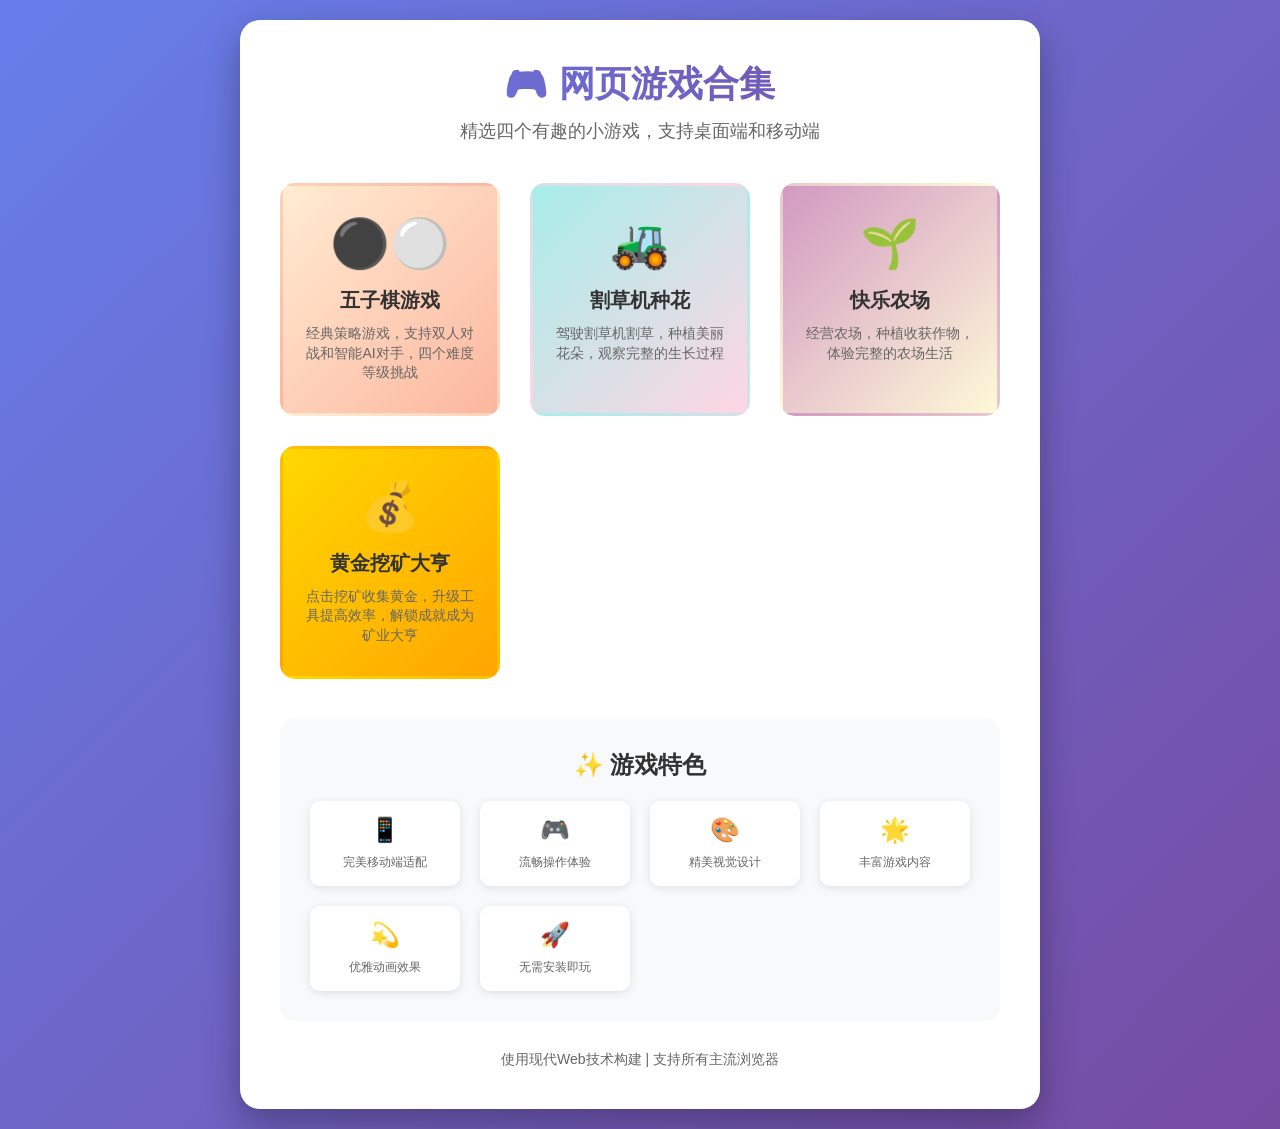
<file: index.html>
<!DOCTYPE html>
<html lang="zh-CN">
<head>
    <meta charset="UTF-8">
    <meta name="viewport" content="width=device-width, initial-scale=1.0">
    <title>网页游戏合集</title>
    <style>
        * {
            margin: 0;
            padding: 0;
            box-sizing: border-box;
        }

        body {
            font-family: Arial, sans-serif;
            background: linear-gradient(135deg, #667eea 0%, #764ba2 100%);
            min-height: 100vh;
            display: flex;
            justify-content: center;
            align-items: center;
            padding: 20px;
        }

        .game-container {
            background: white;
            border-radius: 20px;
            box-shadow: 0 15px 35px rgba(0, 0, 0, 0.3);
            padding: 40px;
            max-width: 800px;
            width: 100%;
            text-align: center;
        }

        .header {
            margin-bottom: 40px;
        }

        .title {
            font-size: 36px;
            color: #333;
            margin-bottom: 10px;
            font-weight: bold;
            background: linear-gradient(45deg, #667eea, #764ba2);
            -webkit-background-clip: text;
            -webkit-text-fill-color: transparent;
            background-clip: text;
        }

        .subtitle {
            font-size: 18px;
            color: #666;
        }

        .games-grid {
            display: grid;
            grid-template-columns: repeat(auto-fit, minmax(220px, 1fr));
            gap: 30px;
            margin-bottom: 40px;
        }

        .game-card {
            background: linear-gradient(135deg, #f5f7fa 0%, #c3cfe2 100%);
            border-radius: 15px;
            padding: 30px 20px;
            text-decoration: none;
            color: #333;
            transition: all 0.3s ease;
            border: 3px solid transparent;
            position: relative;
            overflow: hidden;
        }

        .game-card:hover {
            transform: translateY(-5px);
            box-shadow: 0 10px 25px rgba(0, 0, 0, 0.2);
            border-color: #667eea;
        }

        .game-icon {
            font-size: 48px;
            margin-bottom: 15px;
            display: block;
        }

        .game-title {
            font-size: 20px;
            font-weight: bold;
            margin-bottom: 10px;
            color: #333;
        }

        .game-description {
            font-size: 14px;
            color: #666;
            line-height: 1.4;
        }

        .game-card::before {
            content: '';
            position: absolute;
            top: 0;
            left: -100%;
            width: 100%;
            height: 100%;
            background: linear-gradient(90deg, transparent, rgba(255,255,255,0.4), transparent);
            transition: left 0.5s;
        }

        .game-card:hover::before {
            left: 100%;
        }

        .features {
            background: #f8f9fa;
            border-radius: 15px;
            padding: 30px;
            margin-bottom: 30px;
        }

        .features-title {
            font-size: 24px;
            color: #333;
            margin-bottom: 20px;
            font-weight: bold;
        }

        .features-grid {
            display: grid;
            grid-template-columns: repeat(auto-fit, minmax(150px, 1fr));
            gap: 20px;
        }

        .feature-item {
            text-align: center;
            padding: 15px;
            background: white;
            border-radius: 10px;
            box-shadow: 0 2px 10px rgba(0, 0, 0, 0.1);
        }

        .feature-icon {
            font-size: 24px;
            margin-bottom: 8px;
            display: block;
        }

        .feature-text {
            font-size: 12px;
            color: #666;
            font-weight: 500;
        }

        .footer {
            color: #666;
            font-size: 14px;
        }

        @media (max-width: 768px) {
            .game-container {
                padding: 20px;
            }

            .title {
                font-size: 28px;
            }

            .games-grid {
                grid-template-columns: 1fr;
                gap: 20px;
            }

            .features-grid {
                grid-template-columns: repeat(2, 1fr);
            }
        }

        .game-card.gomoku {
            background: linear-gradient(135deg, #ffecd2 0%, #fcb69f 100%);
        }

        .game-card.lawnmower {
            background: linear-gradient(135deg, #a8edea 0%, #fed6e3 100%);
        }

        .game-card.farm {
            background: linear-gradient(135deg, #d299c2 0%, #fef9d7 100%);
        }

        .game-card.goldmining {
            background: linear-gradient(135deg, #FFD700 0%, #FFA500 100%);
        }
    </style>
</head>
<body>
    <div class="game-container">
        <div class="header">
            <h1 class="title">🎮 网页游戏合集</h1>
            <p class="subtitle">精选四个有趣的小游戏，支持桌面端和移动端</p>
        </div>

        <div class="games-grid">
            <a href="gomoku.html" class="game-card gomoku" onclick="navigateToGame('gomoku.html'); return false;">
                <span class="game-icon">⚫⚪</span>
                <h3 class="game-title">五子棋游戏</h3>
                <p class="game-description">经典策略游戏，支持双人对战和智能AI对手，四个难度等级挑战</p>
            </a>

            <a href="lawn-mower-game.html" class="game-card lawnmower" onclick="navigateToGame('lawn-mower-game.html'); return false;">
                <span class="game-icon">🚜</span>
                <h3 class="game-title">割草机种花</h3>
                <p class="game-description">驾驶割草机割草，种植美丽花朵，观察完整的生长过程</p>
            </a>

            <a href="farm-game.html" class="game-card farm" onclick="navigateToGame('farm-game.html'); return false;">
                <span class="game-icon">🌱</span>
                <h3 class="game-title">快乐农场</h3>
                <p class="game-description">经营农场，种植收获作物，体验完整的农场生活</p>
            </a>

            <a href="gold-mining.html" class="game-card goldmining" onclick="navigateToGame('gold-mining.html'); return false;">
                <span class="game-icon">💰</span>
                <h3 class="game-title">黄金挖矿大亨</h3>
                <p class="game-description">点击挖矿收集黄金，升级工具提高效率，解锁成就成为矿业大亨</p>
            </a>
        </div>

        <div class="features">
            <h3 class="features-title">✨ 游戏特色</h3>
            <div class="features-grid">
                <div class="feature-item">
                    <span class="feature-icon">📱</span>
                    <span class="feature-text">完美移动端适配</span>
                </div>
                <div class="feature-item">
                    <span class="feature-icon">🎮</span>
                    <span class="feature-text">流畅操作体验</span>
                </div>
                <div class="feature-item">
                    <span class="feature-icon">🎨</span>
                    <span class="feature-text">精美视觉设计</span>
                </div>
                <div class="feature-item">
                    <span class="feature-icon">🌟</span>
                    <span class="feature-text">丰富游戏内容</span>
                </div>
                <div class="feature-item">
                    <span class="feature-icon">💫</span>
                    <span class="feature-text">优雅动画效果</span>
                </div>
                <div class="feature-item">
                    <span class="feature-icon">🚀</span>
                    <span class="feature-text">无需安装即玩</span>
                </div>
            </div>
        </div>

        <div class="footer">
            <p>使用现代Web技术构建 | 支持所有主流浏览器</p>
        </div>
    </div>

    <script>
        // 游戏导航函数
        function navigateToGame(gameUrl) {
            // 显示加载提示
            showLoadingMessage();

            // 延迟跳转，让用户看到反馈
            setTimeout(() => {
                window.location.href = gameUrl;
            }, 500);
        }

        function showLoadingMessage() {
            // 创建加载提示
            const loadingDiv = document.createElement('div');
            loadingDiv.id = 'loading-message';
            loadingDiv.innerHTML = `
                <div style="
                    position: fixed;
                    top: 0;
                    left: 0;
                    width: 100%;
                    height: 100%;
                    background: rgba(0,0,0,0.8);
                    display: flex;
                    justify-content: center;
                    align-items: center;
                    z-index: 10000;
                    color: white;
                    font-size: 24px;
                    text-align: center;
                ">
                    <div>
                        <div style="font-size: 48px; margin-bottom: 20px;">🎮</div>
                        <div>游戏加载中...</div>
                        <div style="font-size: 14px; margin-top: 10px; opacity: 0.7;">请稍候</div>
                    </div>
                </div>
            `;
            document.body.appendChild(loadingDiv);
        }

        // 添加页面加载动画
        document.addEventListener('DOMContentLoaded', function() {
            const cards = document.querySelectorAll('.game-card');
            cards.forEach((card, index) => {
                card.style.opacity = '0';
                card.style.transform = 'translateY(20px)';

                setTimeout(() => {
                    card.style.transition = 'all 0.6s ease';
                    card.style.opacity = '1';
                    card.style.transform = 'translateY(0)';
                }, index * 200);
            });
        });

        // 移除加载消息（如果存在）
        window.addEventListener('load', function() {
            const loadingMessage = document.getElementById('loading-message');
            if (loadingMessage) {
                loadingMessage.remove();
            }
        });
    </script>
</body>
</html>
</file>
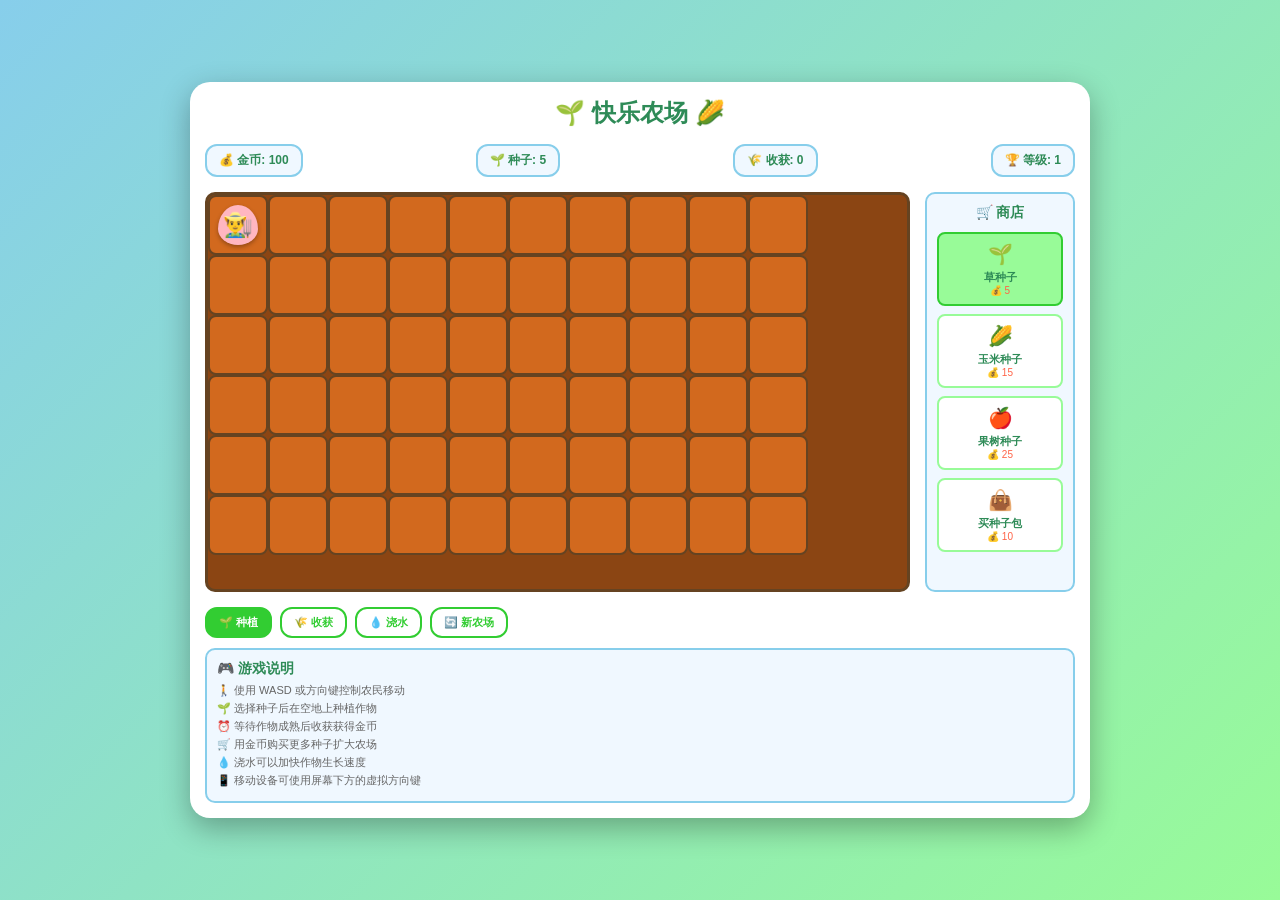
<file: farm-game.html>
<!DOCTYPE html>
<html lang="zh-CN">
<head>
    <meta charset="UTF-8">
    <meta name="viewport" content="width=device-width, initial-scale=1.0">
    <title>快乐农场 - 种植收获小游戏</title>
    <style>
        * {
            margin: 0;
            padding: 0;
            box-sizing: border-box;
        }

        body {
            font-family: Arial, sans-serif;
            background: linear-gradient(135deg, #87CEEB 0%, #98FB98 100%);
            min-height: 100vh;
            display: flex;
            justify-content: center;
            align-items: center;
            padding: 10px;
            overflow: hidden;
        }

        .game-container {
            background: white;
            border-radius: 20px;
            box-shadow: 0 10px 30px rgba(0, 0, 0, 0.3);
            padding: 15px;
            max-width: 900px;
            width: 100%;
        }

        .game-header {
            text-align: center;
            margin-bottom: 15px;
        }

        .game-title {
            font-size: 24px;
            color: #2E8B57;
            margin-bottom: 10px;
            font-weight: bold;
        }

        .game-stats {
            display: flex;
            justify-content: space-between;
            align-items: center;
            margin-bottom: 15px;
            flex-wrap: wrap;
            gap: 8px;
        }

        .stat-item {
            background: #f0f8ff;
            padding: 6px 12px;
            border-radius: 12px;
            border: 2px solid #87CEEB;
            font-weight: bold;
            color: #2E8B57;
            font-size: 12px;
        }

        .game-main {
            display: flex;
            gap: 15px;
            margin-bottom: 15px;
        }

        .farm-area {
            flex: 1;
            background: #8B4513;
            border: 3px solid #654321;
            border-radius: 10px;
            position: relative;
            height: 400px;
            overflow: hidden;
        }

        .shop-panel {
            width: 150px;
            background: #f0f8ff;
            border: 2px solid #87CEEB;
            border-radius: 10px;
            padding: 10px;
        }

        .shop-title {
            font-size: 14px;
            color: #2E8B57;
            margin-bottom: 10px;
            text-align: center;
            font-weight: bold;
        }

        .shop-item {
            background: white;
            border: 2px solid #98FB98;
            border-radius: 8px;
            padding: 8px;
            margin-bottom: 8px;
            text-align: center;
            cursor: pointer;
            transition: all 0.3s;
        }

        .shop-item:hover {
            transform: scale(1.05);
            border-color: #32CD32;
        }

        .shop-item.selected {
            background: #98FB98;
            border-color: #32CD32;
        }

        .shop-item-icon {
            font-size: 20px;
            margin-bottom: 4px;
        }

        .shop-item-name {
            font-size: 11px;
            color: #2E8B57;
            font-weight: bold;
        }

        .shop-item-price {
            font-size: 10px;
            color: #FF6347;
        }

        .farm-plot {
            position: absolute;
            width: 60px;
            height: 60px;
            border: 2px solid #654321;
            background: #D2691E;
            border-radius: 8px;
            transition: all 0.3s ease;
            cursor: pointer;
        }

        .farm-plot:hover {
            border-color: #FFD700;
            box-shadow: 0 0 10px rgba(255, 215, 0, 0.5);
        }

        .farm-plot.planted {
            background: #8B4513;
        }

        .farm-plot.ready {
            border-color: #FFD700;
            box-shadow: 0 0 15px rgba(255, 215, 0, 0.8);
        }

        .crop {
            position: absolute;
            width: 40px;
            height: 40px;
            left: 50%;
            top: 50%;
            transform: translate(-50%, -50%);
            transition: all 0.5s ease;
            border-radius: 50%;
        }

        .grass-seed {
            background: #8B4513;
            width: 8px;
            height: 8px;
        }

        .grass-sprout {
            background: #228B22;
            width: 15px;
            height: 15px;
            border-radius: 50% 50% 50% 50% / 60% 60% 40% 40%;
        }

        .grass-grown {
            background: linear-gradient(45deg, #32CD32, #228B22);
            width: 35px;
            height: 25px;
            border-radius: 0;
        }

        .corn-seed {
            background: #F4A460;
            width: 10px;
            height: 10px;
        }

        .corn-sprout {
            background: #9ACD32;
            width: 18px;
            height: 18px;
            border-radius: 50% 50% 50% 50% / 60% 60% 40% 40%;
        }

        .corn-growing {
            background: linear-gradient(to top, #9ACD32 60%, #FFD700 40%);
            width: 25px;
            height: 30px;
            border-radius: 0;
        }

        .corn-ready {
            background: linear-gradient(to top, #228B22 40%, #FFD700 60%);
            width: 30px;
            height: 35px;
            border-radius: 0;
            box-shadow: 0 2px 4px rgba(0,0,0,0.3);
        }

        .fruit-seed {
            background: #8B4513;
            width: 8px;
            height: 8px;
        }

        .fruit-sprout {
            background: #228B22;
            width: 15px;
            height: 15px;
            border-radius: 50% 50% 50% 50% / 60% 60% 40% 40%;
        }

        .fruit-flower {
            background: radial-gradient(circle, #FFB6C1, #FF69B4);
            width: 20px;
            height: 20px;
            border-radius: 50%;
            animation: flowerBloom 2s infinite ease-in-out;
        }

        .fruit-growing {
            background: radial-gradient(circle, #98FB98, #32CD32);
            width: 25px;
            height: 25px;
            border-radius: 50%;
        }

        .fruit-ready {
            background: radial-gradient(circle, #FF6347, #FF4500);
            width: 30px;
            height: 30px;
            border-radius: 50%;
            box-shadow: 0 2px 4px rgba(0,0,0,0.3);
            animation: fruitGlow 3s infinite ease-in-out;
        }

        @keyframes flowerBloom {
            0%, 100% { transform: translate(-50%, -50%) scale(1) rotate(0deg); }
            50% { transform: translate(-50%, -50%) scale(1.1) rotate(5deg); }
        }

        @keyframes fruitGlow {
            0%, 100% { box-shadow: 0 2px 4px rgba(0,0,0,0.3); }
            50% { box-shadow: 0 0 15px rgba(255, 99, 71, 0.8); }
        }

        .farmer {
            position: absolute;
            width: 40px;
            height: 40px;
            background: #FFB6C1;
            border-radius: 50% 50% 50% 50% / 60% 60% 40% 40%;
            transition: all 0.2s ease;
            z-index: 10;
            display: flex;
            align-items: center;
            justify-content: center;
            font-size: 24px;
            box-shadow: 0 2px 4px rgba(0,0,0,0.3);
        }

        .farmer::before {
            content: '👨‍🌾';
        }

        .farmer.moving {
            animation: farmerWalk 0.5s infinite ease-in-out;
        }

        @keyframes farmerWalk {
            0%, 100% { transform: scale(1) rotate(0deg); }
            50% { transform: scale(1.1) rotate(2deg); }
        }

        .controls {
            display: flex;
            justify-content: space-between;
            align-items: center;
            flex-wrap: wrap;
            gap: 10px;
        }

        .action-buttons {
            display: flex;
            gap: 8px;
            flex-wrap: wrap;
        }

        .action-btn {
            padding: 6px 12px;
            border: 2px solid #32CD32;
            background: white;
            color: #32CD32;
            border-radius: 12px;
            cursor: pointer;
            font-size: 11px;
            transition: all 0.3s;
            font-weight: bold;
        }

        .action-btn:hover {
            transform: scale(1.05);
            background: #32CD32;
            color: white;
        }

        .action-btn.selected {
            background: #32CD32;
            color: white;
        }

        .instructions {
            background: #f0f8ff;
            border: 2px solid #87CEEB;
            border-radius: 10px;
            padding: 10px;
            margin-top: 10px;
        }

        .instructions h4 {
            color: #2E8B57;
            margin-bottom: 5px;
            font-size: 14px;
        }

        .instructions p {
            color: #666;
            margin-bottom: 3px;
            font-size: 11px;
        }

        .mobile-controls {
            display: none;
            position: fixed;
            bottom: 20px;
            left: 50%;
            transform: translateX(-50%);
            background: rgba(255,255,255,0.9);
            padding: 10px;
            border-radius: 15px;
            box-shadow: 0 4px 8px rgba(0,0,0,0.3);
        }

        .control-pad {
            display: grid;
            grid-template-columns: repeat(3, 45px);
            grid-template-rows: repeat(3, 45px);
            gap: 5px;
        }

        .control-btn-pad {
            background: #87CEEB;
            border: none;
            border-radius: 10px;
            cursor: pointer;
            font-size: 18px;
            transition: all 0.2s ease;
        }

        .control-btn-pad:hover {
            background: #4682B4;
            transform: scale(1.1);
        }

        .control-btn-pad:active {
            transform: scale(0.95);
        }

        .message {
            position: fixed;
            top: 50%;
            left: 50%;
            transform: translate(-50%, -50%);
            background: rgba(0,0,0,0.8);
            color: white;
            padding: 20px;
            border-radius: 15px;
            font-size: 18px;
            font-weight: bold;
            z-index: 1000;
            display: none;
        }

        .message.show {
            display: block;
            animation: messageShow 2s ease-in-out;
        }

        @keyframes messageShow {
            0%, 100% { opacity: 0; transform: translate(-50%, -50%) scale(0.8); }
            20%, 80% { opacity: 1; transform: translate(-50%, -50%) scale(1); }
        }

        @media (max-width: 768px) {
            .mobile-controls {
                display: block;
            }

            .game-container {
                padding: 10px;
            }

            .game-main {
                flex-direction: column;
            }

            .shop-panel {
                width: 100%;
                order: 2;
            }

            .farm-area {
                height: 300px;
                order: 1;
            }

            .farm-plot {
                width: 45px;
                height: 45px;
            }

            .farmer {
                width: 30px;
                height: 30px;
                font-size: 18px;
            }

            .game-title {
                font-size: 20px;
            }
        }
    </style>
</head>
<body>
    <div class="game-container">
        <div class="game-header">
            <h1 class="game-title">🌱 快乐农场 🌽</h1>
        </div>

        <div class="game-stats">
            <div class="stat-item">
                <span>💰 金币: </span>
                <span id="coins">100</span>
            </div>
            <div class="stat-item">
                <span>🌱 种子: </span>
                <span id="seeds">5</span>
            </div>
            <div class="stat-item">
                <span>🌾 收获: </span>
                <span id="harvest">0</span>
            </div>
            <div class="stat-item">
                <span>🏆 等级: </span>
                <span id="level">1</span>
            </div>
        </div>

        <div class="game-main">
            <div class="farm-area" id="farmArea"></div>

            <div class="shop-panel">
                <div class="shop-title">🛒 商店</div>

                <div class="shop-item selected" data-seed="grass" data-price="5">
                    <div class="shop-item-icon">🌱</div>
                    <div class="shop-item-name">草种子</div>
                    <div class="shop-item-price">💰 5</div>
                </div>

                <div class="shop-item" data-seed="corn" data-price="15">
                    <div class="shop-item-icon">🌽</div>
                    <div class="shop-item-name">玉米种子</div>
                    <div class="shop-item-price">💰 15</div>
                </div>

                <div class="shop-item" data-seed="fruit" data-price="25">
                    <div class="shop-item-icon">🍎</div>
                    <div class="shop-item-name">果树种子</div>
                    <div class="shop-item-price">💰 25</div>
                </div>

                <div class="shop-item" data-seed="buy" data-price="10">
                    <div class="shop-item-icon">👜</div>
                    <div class="shop-item-name">买种子包</div>
                    <div class="shop-item-price">💰 10</div>
                </div>
            </div>
        </div>

        <div class="controls">
            <div class="action-buttons">
                <button class="action-btn selected" data-action="plant">🌱 种植</button>
                <button class="action-btn" data-action="harvest">🌾 收获</button>
                <button class="action-btn" data-action="water">💧 浇水</button>
                <button class="action-btn" onclick="generateNewFarm()">🔄 新农场</button>
            </div>
        </div>

        <div class="instructions">
            <h4>🎮 游戏说明</h4>
            <p>🚶 使用 WASD 或方向键控制农民移动</p>
            <p>🌱 选择种子后在空地上种植作物</p>
            <p>⏰ 等待作物成熟后收获获得金币</p>
            <p>🛒 用金币购买更多种子扩大农场</p>
            <p>💧 浇水可以加快作物生长速度</p>
            <p>📱 移动设备可使用屏幕下方的虚拟方向键</p>
        </div>
    </div>

    <div class="mobile-controls">
        <div class="control-pad">
            <div></div>
            <button class="control-btn-pad" onclick="moveFarmer(0, -1)">↑</button>
            <div></div>
            <button class="control-btn-pad" onclick="moveFarmer(-1, 0)">←</button>
            <div></div>
            <button class="control-btn-pad" onclick="moveFarmer(1, 0)">→</button>
            <div></div>
            <button class="control-btn-pad" onclick="moveFarmer(0, 1)">↓</button>
            <div></div>
        </div>
    </div>

    <div class="message" id="message"></div>

    <script>
        class FarmGame {
            constructor() {
                this.farmWidth = 10;
                this.farmHeight = 6;
                this.cellSize = 60;
                this.farm = [];
                this.farmer = { x: 0, y: 0 };
                this.selectedSeed = 'grass';
                this.currentAction = 'plant';
                this.coins = 100;
                this.seeds = { grass: 5, corn: 0, fruit: 0 };
                this.harvestCount = 0;
                this.level = 1;
                this.seedPrices = { grass: 5, corn: 15, fruit: 25 };
                this.cropValues = { grass: 10, corn: 30, fruit: 50 };
                this.growthTimes = { grass: 3000, corn: 6000, fruit: 10000 };

                this.initFarm();
                this.bindEvents();
                this.startGameLoop();
            }

            initFarm() {
                const farmArea = document.getElementById('farmArea');
                farmArea.innerHTML = '';
                this.farm = [];

                // 创建农田地块
                for (let y = 0; y < this.farmHeight; y++) {
                    this.farm[y] = [];
                    for (let x = 0; x < this.farmWidth; x++) {
                        this.farm[y][x] = {
                            planted: false,
                            cropType: null,
                            growthStage: 0,
                            plantTime: null,
                            watered: false
                        };

                        const plot = document.createElement('div');
                        plot.className = 'farm-plot';
                        plot.style.left = `${x * this.cellSize}px`;
                        plot.style.top = `${y * this.cellSize}px`;
                        plot.dataset.x = x;
                        plot.dataset.y = y;
                        plot.addEventListener('click', () => this.handlePlotClick(x, y));
                        farmArea.appendChild(plot);
                    }
                }

                // 创建农民
                this.createFarmer();
                this.updateStats();
            }

            createFarmer() {
                const existingFarmer = document.querySelector('.farmer');
                if (existingFarmer) {
                    existingFarmer.remove();
                }

                const farmer = document.createElement('div');
                farmer.className = 'farmer';
                farmer.style.left = `${this.farmer.x * this.cellSize + 10}px`;
                farmer.style.top = `${this.farmer.y * this.cellSize + 10}px`;
                document.getElementById('farmArea').appendChild(farmer);
            }

            moveFarmer(dx, dy) {
                const newX = this.farmer.x + dx;
                const newY = this.farmer.y + dy;

                if (newX >= 0 && newX < this.farmWidth && newY >= 0 && newY < this.farmHeight) {
                    this.farmer.x = newX;
                    this.farmer.y = newY;

                    const farmer = document.querySelector('.farmer');
                    farmer.style.left = `${this.farmer.x * this.cellSize + 10}px`;
                    farmer.style.top = `${this.farmer.y * this.cellSize + 10}px`;

                    farmer.classList.add('moving');
                    setTimeout(() => farmer.classList.remove('moving'), 200);
                }
            }

            handlePlotClick(x, y) {
                const plot = this.farm[y][x];

                switch (this.currentAction) {
                    case 'plant':
                        this.plantCrop(x, y);
                        break;
                    case 'harvest':
                        this.harvestCrop(x, y);
                        break;
                    case 'water':
                        this.waterCrop(x, y);
                        break;
                }
            }

            plantCrop(x, y) {
                const plot = this.farm[y][x];

                if (plot.planted) {
                    this.showMessage('这里已经种植了作物！');
                    return;
                }

                if (this.seeds[this.selectedSeed] <= 0) {
                    this.showMessage('种子不足！');
                    return;
                }

                this.seeds[this.selectedSeed]--;
                plot.planted = true;
                plot.cropType = this.selectedSeed;
                plot.growthStage = 0;
                plot.plantTime = Date.now();
                plot.watered = false;

                this.updatePlot(x, y);
                this.updateStats();
                this.showMessage(`种植了${this.getCropName(this.selectedSeed)}！`);

                // 开始生长
                this.startGrowth(x, y);
            }

            harvestCrop(x, y) {
                const plot = this.farm[y][x];

                if (!plot.planted) {
                    this.showMessage('这里没有作物！');
                    return;
                }

                if (plot.growthStage < 3) {
                    this.showMessage('作物还未成熟！');
                    return;
                }

                // 收获作物
                const value = this.cropValues[plot.cropType];
                this.coins += value;
                this.harvestCount++;

                // 重置地块
                plot.planted = false;
                plot.cropType = null;
                plot.growthStage = 0;
                plot.plantTime = null;
                plot.watered = false;

                this.updatePlot(x, y);
                this.updateStats();
                this.checkLevelUp();
                this.showMessage(`收获了${this.getCropName(plot.cropType)}，获得${value}金币！`);
            }

            waterCrop(x, y) {
                const plot = this.farm[y][x];

                if (!plot.planted) {
                    this.showMessage('这里没有作物！');
                    return;
                }

                if (plot.watered) {
                    this.showMessage('已经浇过水了！');
                    return;
                }

                plot.watered = true;
                this.updatePlot(x, y);
                this.showMessage('浇水完成！作物生长加速！');

                // 加速生长
                this.accelerateGrowth(x, y);
            }

            startGrowth(x, y) {
                const plot = this.farm[y][x];
                const growthTime = plot.watered ? this.growthTimes[plot.cropType] * 0.7 : this.growthTimes[plot.cropType];

                const growthInterval = setInterval(() => {
                    if (!plot.planted || plot.growthStage >= 3) {
                        clearInterval(growthInterval);
                        return;
                    }

                    plot.growthStage++;
                    this.updatePlot(x, y);

                    if (plot.growthStage === 3) {
                        this.showMessage(`${this.getCropName(plot.cropType)}成熟了！`);
                        this.highlightPlot(x, y);
                    }
                }, growthTime / 3);
            }

            accelerateGrowth(x, y) {
                const plot = this.farm[y][x];
                if (plot.planted && plot.growthStage < 3) {
                    plot.growthStage = Math.min(3, plot.growthStage + 1);
                    this.updatePlot(x, y);
                }
            }

            updatePlot(x, y) {
                const plotElement = document.querySelector(`[data-x="${x}"][data-y="${y}"]`);
                const plot = this.farm[y][x];

                plotElement.className = 'farm-plot';
                plotElement.innerHTML = '';

                if (plot.planted) {
                    plotElement.classList.add('planted');

                    const crop = document.createElement('div');
                    crop.className = `crop ${plot.cropType}-stage${plot.growthStage}`;
                    plotElement.appendChild(crop);

                    if (plot.watered) {
                        crop.style.filter = 'brightness(1.2)';
                    }
                }
            }

            highlightPlot(x, y) {
                const plotElement = document.querySelector(`[data-x="${x}"][data-y="${y}"]`);
                plotElement.classList.add('ready');

                setTimeout(() => {
                    plotElement.classList.remove('ready');
                }, 3000);
            }

            getCropName(cropType) {
                const names = {
                    grass: '草',
                    corn: '玉米',
                    fruit: '水果'
                };
                return names[cropType] || '作物';
            }

            updateStats() {
                document.getElementById('coins').textContent = this.coins;
                document.getElementById('seeds').textContent =
                    Object.values(this.seeds).reduce((sum, seeds) => sum + seeds, 0);
                document.getElementById('harvest').textContent = this.harvestCount;
                document.getElementById('level').textContent = this.level;
            }

            checkLevelUp() {
                const newLevel = Math.floor(this.harvestCount / 10) + 1;
                if (newLevel > this.level) {
                    this.level = newLevel;
                    this.coins += newLevel * 20;
                    this.showMessage(`升级到${newLevel}级！获得${newLevel * 20}金币奖励！`);
                }
            }

            showMessage(text) {
                const messageElement = document.getElementById('message');
                messageElement.textContent = text;
                messageElement.classList.add('show');

                setTimeout(() => {
                    messageElement.classList.remove('show');
                }, 2000);
            }

            startGameLoop() {
                // 游戏主循环，定期更新
                setInterval(() => {
                    // 可以在这里添加定期事件，如随机天气等
                }, 1000);
            }

            bindEvents() {
                // 键盘控制
                document.addEventListener('keydown', (e) => {
                    switch(e.key.toLowerCase()) {
                        case 'w':
                        case 'arrowup':
                            e.preventDefault();
                            this.moveFarmer(0, -1);
                            break;
                        case 's':
                        case 'arrowdown':
                            e.preventDefault();
                            this.moveFarmer(0, 1);
                            break;
                        case 'a':
                        case 'arrowleft':
                            e.preventDefault();
                            this.moveFarmer(-1, 0);
                            break;
                        case 'd':
                        case 'arrowright':
                            e.preventDefault();
                            this.moveFarmer(1, 0);
                            break;
                        case '1':
                            this.setAction('plant');
                            break;
                        case '2':
                            this.setAction('harvest');
                            break;
                        case '3':
                            this.setAction('water');
                            break;
                    }
                });

                // 动作按钮
                document.querySelectorAll('.action-btn[data-action]').forEach(btn => {
                    btn.addEventListener('click', (e) => {
                        this.setAction(e.target.dataset.action);
                    });
                });

                // 商店项目
                document.querySelectorAll('.shop-item').forEach(item => {
                    item.addEventListener('click', (e) => {
                        this.handleShopClick(e.currentTarget);
                    });
                });

                // 触摸控制
                this.setupTouchControls();
            }

            setAction(action) {
                this.currentAction = action;
                document.querySelectorAll('.action-btn').forEach(btn => {
                    btn.classList.remove('selected');
                });
                document.querySelector(`[data-action="${action}"]`).classList.add('selected');
            }

            handleShopClick(shopItem) {
                const seedType = shopItem.dataset.seed;
                const price = parseInt(shopItem.dataset.price);

                if (seedType === 'buy') {
                    // 购买种子包
                    if (this.coins >= price) {
                        this.coins -= price;
                        this.seeds.grass += 3;
                        this.seeds.corn += 1;
                        this.updateStats();
                        this.showMessage('购买了种子包！');
                    } else {
                        this.showMessage('金币不足！');
                    }
                    return;
                }

                // 选择种子类型
                this.selectedSeed = seedType;
                document.querySelectorAll('.shop-item').forEach(item => {
                    item.classList.remove('selected');
                });
                shopItem.classList.add('selected');

                // 购买种子
                if (this.coins >= price) {
                    this.coins -= price;
                    this.seeds[seedType]++;
                    this.updateStats();
                    this.showMessage(`购买了${this.getCropName(seedType)}种子！`);
                } else {
                    this.showMessage('金币不足！');
                }
            }

            setupTouchControls() {
                const farmArea = document.getElementById('farmArea');
                let touchStartX = 0;
                let touchStartY = 0;

                farmArea.addEventListener('touchstart', (e) => {
                    touchStartX = e.touches[0].clientX;
                    touchStartY = e.touches[0].clientY;
                });

                farmArea.addEventListener('touchend', (e) => {
                    const touchEndX = e.changedTouches[0].clientX;
                    const touchEndY = e.changedTouches[0].clientY;

                    const deltaX = touchEndX - touchStartX;
                    const deltaY = touchEndY - touchStartY;

                    if (Math.abs(deltaX) > Math.abs(deltaY)) {
                        if (deltaX > 30) this.moveFarmer(1, 0);
                        else if (deltaX < -30) this.moveFarmer(-1, 0);
                    } else {
                        if (deltaY > 30) this.moveFarmer(0, 1);
                        else if (deltaY < -30) this.moveFarmer(0, -1);
                    }
                });
            }

            generateNewFarm() {
                this.initFarm();
                this.showMessage('新农场已生成！');
            }
        }

        // 全局游戏实例
        let game = new FarmGame();

        // 全局函数
        function generateNewFarm() {
            game.generateNewFarm();
        }

        function moveFarmer(dx, dy) {
            game.moveFarmer(dx, dy);
        }

        // 防止页面滚动
        document.addEventListener('keydown', (e) => {
            if(['ArrowUp', 'ArrowDown', 'ArrowLeft', 'ArrowRight'].includes(e.key)) {
                e.preventDefault();
            }
        });

        document.addEventListener('touchmove', (e) => {
            e.preventDefault();
        }, { passive: false });
    </script>
</body>
</html>
</file>
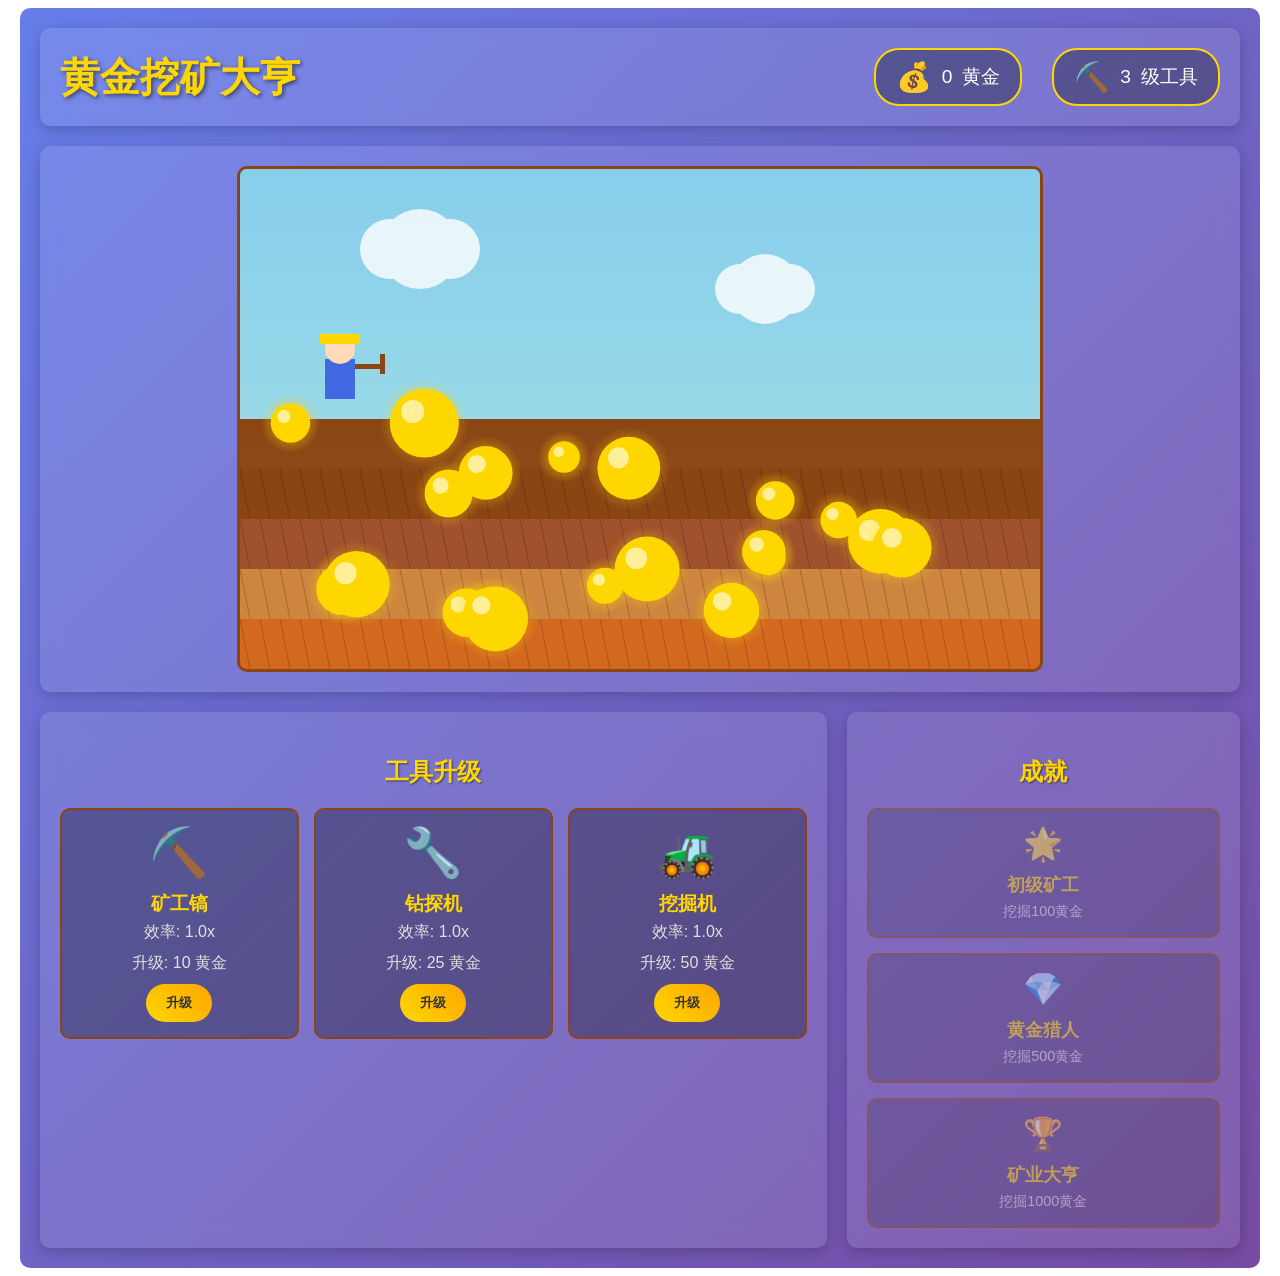
<file: gold-mining.html>
<!DOCTYPE html>
<html lang="zh-CN">
<head>
    <meta charset="UTF-8">
    <meta name="viewport" content="width=device-width, initial-scale=1.0">
    <title>黄金挖矿大亨</title>
    <link rel="stylesheet" href="gold-mining-style.css">
</head>
<body>
    <div class="game-container">
        <!-- 游戏头部信息 -->
        <div class="game-header">
            <div class="game-title">黄金挖矿大亨</div>
            <div class="resource-info">
                <div class="gold-info">
                    <span class="icon">💰</span>
                    <span id="goldCount">0</span> 黄金
                </div>
                <div class="level-info">
                    <span class="icon">⛏️</span>
                    <span id="toolLevel">1</span> 级工具
                </div>
            </div>
        </div>

        <!-- 游戏主画布 -->
        <div class="game-area">
            <canvas id="gameCanvas" width="800" height="500"></canvas>
        </div>

        <!-- 游戏控制面板 -->
        <div class="control-panel">
            <div class="tool-section">
                <h3>工具升级</h3>
                <div class="tool-list">
                    <div class="tool-item" data-tool="pickaxe">
                        <div class="tool-icon">⛏️</div>
                        <div class="tool-name">矿工镐</div>
                        <div class="tool-effect">效率: <span id="pickaxeEfficiency">1.0x</span></div>
                        <div class="tool-cost">升级: <span id="pickaxeCost">10</span> 黄金</div>
                        <button class="upgrade-btn" onclick="upgradeTool('pickaxe')">升级</button>
                    </div>
                    <div class="tool-item" data-tool="drill">
                        <div class="tool-icon">🔧</div>
                        <div class="tool-name">钻探机</div>
                        <div class="tool-effect">效率: <span id="drillEfficiency">1.5x</span></div>
                        <div class="tool-cost">升级: <span id="drillCost">25</span> 黄金</div>
                        <button class="upgrade-btn" onclick="upgradeTool('drill')">升级</button>
                    </div>
                    <div class="tool-item" data-tool="excavator">
                        <div class="tool-icon">🚜</div>
                        <div class="tool-name">挖掘机</div>
                        <div class="tool-effect">效率: <span id="excavatorEfficiency">2.0x</span></div>
                        <div class="tool-cost">升级: <span id="excavatorCost">50</span> 黄金</div>
                        <button class="upgrade-btn" onclick="upgradeTool('excavator')">升级</button>
                    </div>
                </div>
            </div>

            <div class="achievement-section">
                <h3>成就</h3>
                <div class="achievement-list">
                    <div class="achievement-item" id="achievement1">
                        <div class="achievement-icon">🌟</div>
                        <div class="achievement-name">初级矿工</div>
                        <div class="achievement-desc">挖掘100黄金</div>
                    </div>
                    <div class="achievement-item" id="achievement2">
                        <div class="achievement-icon">💎</div>
                        <div class="achievement-name">黄金猎人</div>
                        <div class="achievement-desc">挖掘500黄金</div>
                    </div>
                    <div class="achievement-item" id="achievement3">
                        <div class="achievement-icon">🏆</div>
                        <div class="achievement-name">矿业大亨</div>
                        <div class="achievement-desc">挖掘1000黄金</div>
                    </div>
                </div>
            </div>
        </div>
    </div>

    <script src="gold-mining-script.js"></script>
</body>
</html>
</file>
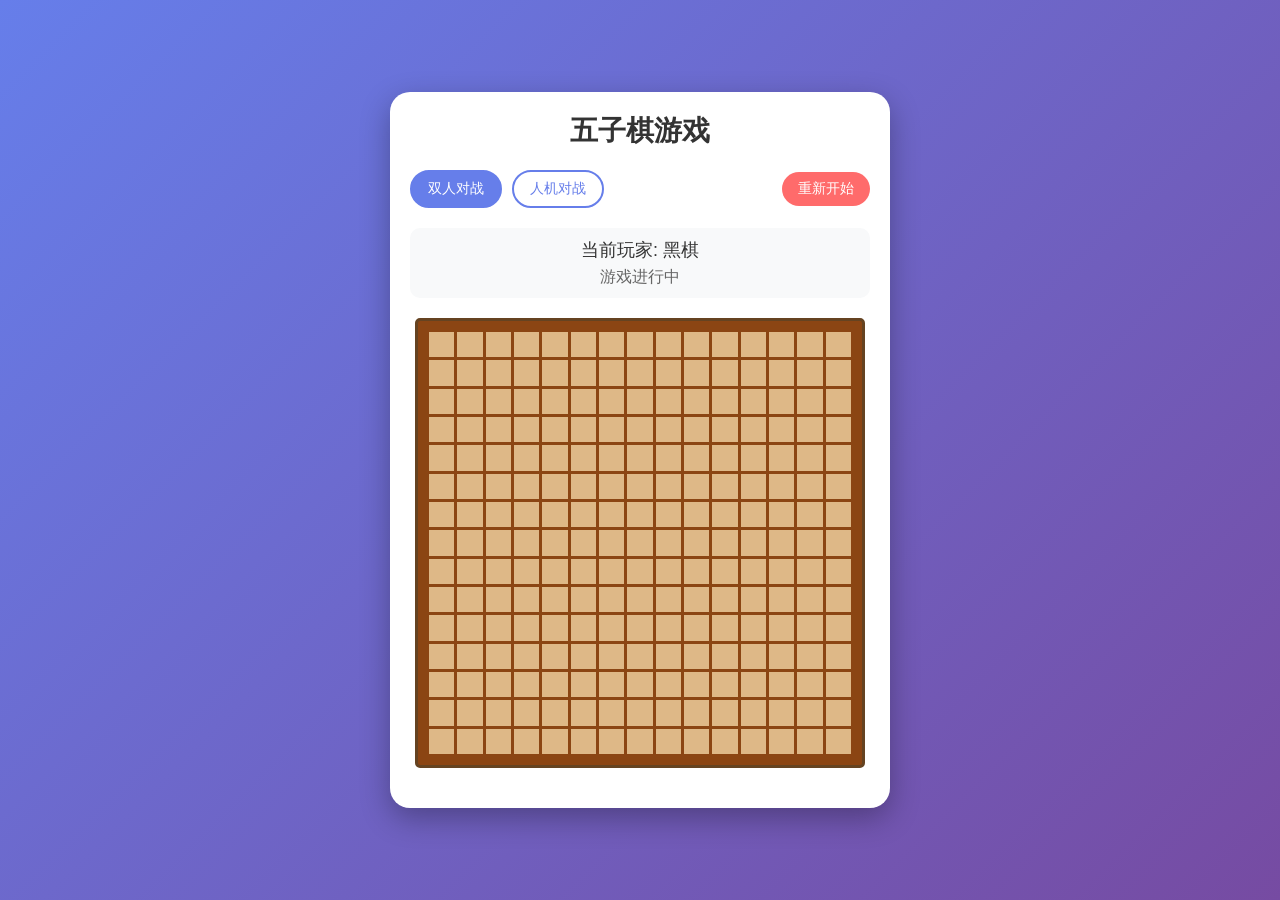
<file: gomoku.html>
<!DOCTYPE html>
<html lang="zh-CN">
<head>
    <meta charset="UTF-8">
    <meta name="viewport" content="width=device-width, initial-scale=1.0">
    <title>五子棋游戏</title>
    <style>
        * {
            margin: 0;
            padding: 0;
            box-sizing: border-box;
        }

        body {
            font-family: Arial, sans-serif;
            background: linear-gradient(135deg, #667eea 0%, #764ba2 100%);
            min-height: 100vh;
            display: flex;
            justify-content: center;
            align-items: center;
            padding: 20px;
        }

        .game-container {
            background: white;
            border-radius: 20px;
            box-shadow: 0 10px 30px rgba(0, 0, 0, 0.3);
            padding: 20px;
            max-width: 500px;
            width: 100%;
        }

        .game-header {
            text-align: center;
            margin-bottom: 20px;
        }

        .game-title {
            font-size: 28px;
            color: #333;
            margin-bottom: 10px;
            font-weight: bold;
        }

        .game-controls {
            display: flex;
            justify-content: space-between;
            align-items: center;
            margin-bottom: 20px;
            flex-wrap: wrap;
            gap: 10px;
        }

        .game-mode {
            display: flex;
            gap: 10px;
        }

        .mode-btn {
            padding: 8px 16px;
            border: 2px solid #667eea;
            background: white;
            color: #667eea;
            border-radius: 20px;
            cursor: pointer;
            font-size: 14px;
            transition: all 0.3s;
        }

        .mode-btn.active {
            background: #667eea;
            color: white;
        }

        .difficulty-selector {
            display: flex;
            gap: 5px;
            flex-wrap: wrap;
        }

        .difficulty-btn {
            padding: 6px 12px;
            border: 2px solid #764ba2;
            background: white;
            color: #764ba2;
            border-radius: 15px;
            cursor: pointer;
            font-size: 12px;
            transition: all 0.3s;
        }

        .difficulty-btn.active {
            background: #764ba2;
            color: white;
        }

        .reset-btn {
            padding: 8px 16px;
            background: #ff6b6b;
            color: white;
            border: none;
            border-radius: 20px;
            cursor: pointer;
            font-size: 14px;
            transition: all 0.3s;
        }

        .reset-btn:hover {
            background: #ff5252;
        }

        .game-info {
            text-align: center;
            margin-bottom: 20px;
            padding: 10px;
            background: #f8f9fa;
            border-radius: 10px;
        }

        .current-player {
            font-size: 18px;
            color: #333;
            margin-bottom: 5px;
        }

        .game-status {
            font-size: 16px;
            color: #666;
        }

        .board-container {
            display: flex;
            justify-content: center;
            margin-bottom: 20px;
        }

        .board {
            display: grid;
            grid-template-columns: repeat(15, 1fr);
            grid-template-rows: repeat(15, 1fr);
            gap: 1px;
            background: #8B4513;
            border: 3px solid #654321;
            border-radius: 5px;
            padding: 10px;
            width: 100%;
            max-width: 450px;
            aspect-ratio: 1;
        }

        .cell {
            background: #DEB887;
            border: 1px solid #8B4513;
            cursor: pointer;
            position: relative;
            transition: background-color 0.2s;
        }

        .cell:hover {
            background: #F5DEB3;
        }

        .cell.black::after {
            content: '';
            position: absolute;
            top: 50%;
            left: 50%;
            transform: translate(-50%, -50%);
            width: 80%;
            height: 80%;
            background: black;
            border-radius: 50%;
            box-shadow: 0 2px 4px rgba(0, 0, 0, 0.3);
        }

        .cell.white::after {
            content: '';
            position: absolute;
            top: 50%;
            left: 50%;
            transform: translate(-50%, -50%);
            width: 80%;
            height: 80%;
            background: white;
            border-radius: 50%;
            border: 2px solid #ccc;
            box-shadow: 0 2px 4px rgba(0, 0, 0, 0.3);
        }

        .cell.last-move::after {
            box-shadow: 0 0 0 3px #ff6b6b;
        }

        .winning-line {
            background: rgba(255, 107, 107, 0.3) !important;
        }

        .game-result {
            text-align: center;
            padding: 20px;
            background: #f8f9fa;
            border-radius: 10px;
            margin-top: 20px;
            display: none;
        }

        .ai-thinking {
            text-align: center;
            padding: 15px;
            background: #f0f8ff;
            border-radius: 10px;
            margin-top: 20px;
            display: none;
            border: 2px solid #667eea;
        }

        .ai-thinking.show {
            display: block;
        }

        .thinking-dots {
            display: inline-flex;
            gap: 4px;
            margin-left: 10px;
        }

        .thinking-dot {
            width: 8px;
            height: 8px;
            background: #667eea;
            border-radius: 50%;
            animation: thinkingAnimation 1.4s infinite ease-in-out;
        }

        .thinking-dot:nth-child(1) { animation-delay: -0.32s; }
        .thinking-dot:nth-child(2) { animation-delay: -0.16s; }

        @keyframes thinkingAnimation {
            0%, 80%, 100% {
                transform: scale(0);
                opacity: 0.5;
            }
            40% {
                transform: scale(1);
                opacity: 1;
            }
        }

        .ai-status {
            color: #667eea;
            font-weight: bold;
            margin-bottom: 5px;
        }

        .progress-bar {
            width: 100%;
            height: 4px;
            background: #e0e0e0;
            border-radius: 2px;
            overflow: hidden;
            margin-top: 10px;
        }

        .progress-fill {
            height: 100%;
            background: linear-gradient(90deg, #667eea, #764ba2);
            border-radius: 2px;
            width: 0%;
            transition: width 0.3s ease;
            animation: progressAnimation 2s infinite ease-in-out;
        }

        @keyframes progressAnimation {
            0%, 100% { width: 0%; }
            50% { width: 85%; }
        }

        .game-result.show {
            display: block;
        }

        .result-text {
            font-size: 24px;
            font-weight: bold;
            color: #333;
            margin-bottom: 10px;
        }

        .result-btn {
            padding: 10px 20px;
            background: #667eea;
            color: white;
            border: none;
            border-radius: 20px;
            cursor: pointer;
            font-size: 16px;
            margin: 0 10px;
            transition: all 0.3s;
        }

        .result-btn:hover {
            background: #5a6fd8;
        }

        @media (max-width: 480px) {
            .game-container {
                padding: 15px;
            }

            .game-title {
                font-size: 24px;
            }

            .game-controls {
                flex-direction: column;
                gap: 15px;
            }

            .board {
                padding: 5px;
            }

            .cell {
                min-height: 25px;
            }
        }
    </style>
</head>
<body>
    <div class="game-container">
        <div class="game-header">
            <h1 class="game-title">五子棋游戏</h1>
        </div>

        <div class="game-controls">
            <div class="game-mode">
                <button class="mode-btn active" data-mode="pvp">双人对战</button>
                <button class="mode-btn" data-mode="ai">人机对战</button>
            </div>
            <div class="difficulty-selector" id="difficultySelector" style="display: none;">
                <button class="difficulty-btn active" data-difficulty="medium">中等</button>
                <button class="difficulty-btn" data-difficulty="easy">简单</button>
                <button class="difficulty-btn" data-difficulty="hard">困难</button>
                <button class="difficulty-btn" data-difficulty="expert">专家</button>
            </div>
            <button class="reset-btn" onclick="resetGame()">重新开始</button>
        </div>

        <div class="game-info">
            <div class="current-player">当前玩家: <span id="currentPlayer">黑棋</span></div>
            <div class="ai-difficulty" id="aiDifficulty" style="display: none;">AI难度: <span id="difficultyLevel">中等</span></div>
            <div class="game-status" id="gameStatus">游戏进行中</div>
        </div>

        <div class="board-container">
            <div class="board" id="gameBoard"></div>
        </div>

        <div class="ai-thinking" id="aiThinking">
            <div class="ai-status">AI正在思考中
                <div class="thinking-dots">
                    <div class="thinking-dot"></div>
                    <div class="thinking-dot"></div>
                    <div class="thinking-dot"></div>
                </div>
            </div>
            <div class="progress-bar">
                <div class="progress-fill"></div>
            </div>
        </div>

        <div class="game-result" id="gameResult">
            <div class="result-text" id="resultText"></div>
            <button class="result-btn" onclick="resetGame()">再来一局</button>
        </div>
    </div>

    <script>
        class GomokuGame {
            constructor() {
                this.board = [];
                this.currentPlayer = 'black';
                this.gameMode = 'pvp';
                this.gameOver = false;
                this.lastMove = null;
                this.winningCells = [];
                this.boardSize = 15;
                this.aiDifficulty = 'medium';
                this.moveHistory = [];

                this.initBoard();
                this.bindEvents();
            }

            initBoard() {
                const boardElement = document.getElementById('gameBoard');
                boardElement.innerHTML = '';

                // 初始化游戏数组
                this.board = Array(this.boardSize).fill(null).map(() => Array(this.boardSize).fill(null));

                // 创建棋盘格子
                for (let row = 0; row < this.boardSize; row++) {
                    for (let col = 0; col < this.boardSize; col++) {
                        const cell = document.createElement('div');
                        cell.className = 'cell';
                        cell.dataset.row = row;
                        cell.dataset.col = col;
                        cell.addEventListener('click', () => this.makeMove(row, col));
                        boardElement.appendChild(cell);
                    }
                }
            }

            bindEvents() {
                // 模式切换
                document.querySelectorAll('.mode-btn').forEach(btn => {
                    btn.addEventListener('click', (e) => {
                        document.querySelectorAll('.mode-btn').forEach(b => b.classList.remove('active'));
                        e.target.classList.add('active');
                        this.gameMode = e.target.dataset.mode;

                        // 显示/隐藏难度选择器
                        const difficultySelector = document.getElementById('difficultySelector');
                        if (this.gameMode === 'ai') {
                            difficultySelector.style.display = 'flex';
                        } else {
                            difficultySelector.style.display = 'none';
                        }

                        this.resetGame();
                    });
                });

                // 难度切换
                document.querySelectorAll('.difficulty-btn').forEach(btn => {
                    btn.addEventListener('click', (e) => {
                        document.querySelectorAll('.difficulty-btn').forEach(b => b.classList.remove('active'));
                        e.target.classList.add('active');
                        this.aiDifficulty = e.target.dataset.difficulty;
                        this.resetGame();
                    });
                });
            }

            makeMove(row, col) {
                if (this.gameOver || this.board[row][col] !== null) {
                    return;
                }

                // 放置棋子
                this.board[row][col] = this.currentPlayer;
                this.updateBoard();
                this.lastMove = { row, col };

                // 检查获胜
                if (this.checkWin(row, col)) {
                    this.endGame(`${this.currentPlayer === 'black' ? '黑棋' : '白棋'}获胜！`);
                    return;
                }

                // 检查平局
                if (this.checkDraw()) {
                    this.endGame('平局！');
                    return;
                }

                // 切换玩家
                this.currentPlayer = this.currentPlayer === 'black' ? 'white' : 'black';
                this.updateGameInfo();

                // AI回合
                if (this.gameMode === 'ai' && this.currentPlayer === 'white' && !this.gameOver) {
                    setTimeout(() => this.makeAIMove(), 500);
                }
            }

            async makeAIMove() {
                // 显示AI思考动画
                this.showAIThinking();

                // 使用setTimeout让UI有机会更新
                await new Promise(resolve => setTimeout(resolve, 100));

                const move = await this.getBestMoveAsync();

                // 隐藏AI思考动画
                this.hideAIThinking();

                if (move) {
                    this.makeMove(move.row, move.col);
                }
            }

            getBestMove() {
                // 获取空位置
                const emptyCells = this.getEmptyCells();
                if (emptyCells.length === 0) return null;

                // 如果是第一步，下在中心附近
                if (emptyCells.length === this.boardSize * this.boardSize) {
                    const center = Math.floor(this.boardSize / 2);
                    return { row: center, col: center };
                }

                // 根据难度选择不同的策略
                switch (this.aiDifficulty) {
                    case 'easy':
                        return this.getRandomMove(emptyCells);
                    case 'medium':
                        return this.getMediumMove(emptyCells);
                    case 'hard':
                        return this.getHardMove(emptyCells);
                    case 'expert':
                        return this.getExpertMove(emptyCells);
                    default:
                        return this.getMediumMove(emptyCells);
                }
            }

            async getBestMoveAsync() {
                return new Promise((resolve) => {
                    // 使用setTimeout避免阻塞UI
                    setTimeout(() => {
                        const move = this.getBestMove();
                        resolve(move);
                    }, 50);
                });
            }

            showAIThinking() {
                const thinkingElement = document.getElementById('aiThinking');
                thinkingElement.classList.add('show');
            }

            hideAIThinking() {
                const thinkingElement = document.getElementById('aiThinking');
                thinkingElement.classList.remove('show');
            }

            getEmptyCells() {
                const emptyCells = [];
                for (let row = 0; row < this.boardSize; row++) {
                    for (let col = 0; col < this.boardSize; col++) {
                        if (this.board[row][col] === null) {
                            emptyCells.push({ row, col });
                        }
                    }
                }
                return emptyCells;
            }

            getRandomMove(emptyCells) {
                return emptyCells[Math.floor(Math.random() * emptyCells.length)];
            }

            getMediumMove(emptyCells) {
                // 中等难度：使用增强的评分系统
                let bestMove = null;
                let bestScore = -Infinity;

                for (const cell of emptyCells) {
                    const score = this.evaluatePosition(cell.row, cell.col, 'white');
                    if (score > bestScore) {
                        bestScore = score;
                        bestMove = cell;
                    }
                }

                return bestMove;
            }

            getHardMove(emptyCells) {
                // 困难难度：使用优化的MinMax算法
                // 先使用快速启发式筛选候选位置
                const candidates = this.getCandidateMoves(emptyCells, 15);
                return this.minimax(2, -Infinity, Infinity, true, candidates).move;
            }

            getExpertMove(emptyCells) {
                // 专家难度：使用深度MinMax算法 + 启发式优化
                const candidates = this.getCandidateMoves(emptyCells, 10);
                return this.minimax(3, -Infinity, Infinity, true, candidates).move;
            }

            getCandidateMoves(emptyCells, limit) {
                // 启发式筛选：只考虑最有希望的位置
                const scored = emptyCells.map(cell => {
                    const score = this.evaluatePosition(cell.row, cell.col, 'white');
                    return { ...cell, score };
                });

                // 按分数排序，只返回前limit个候选位置
                scored.sort((a, b) => b.score - a.score);
                return scored.slice(0, limit);
            }

            minimax(depth, alpha, beta, isMaximizing, candidateMoves = null) {
                const moves = candidateMoves || this.getEmptyCells();

                if (depth === 0 || moves.length === 0 || this.gameOver) {
                    return {
                        score: this.evaluateBoard(),
                        move: null
                    };
                }

                let bestMove = null;

                if (isMaximizing) {
                    let maxScore = -Infinity;
                    for (const move of moves) {
                        // 模拟AI下棋
                        this.board[move.row][move.col] = 'white';
                        const result = this.minimax(depth - 1, alpha, beta, false);
                        this.board[move.row][move.col] = null;

                        if (result.score > maxScore) {
                            maxScore = result.score;
                            bestMove = move;
                        }

                        alpha = Math.max(alpha, result.score);
                        if (beta <= alpha) {
                            break; // Alpha-Beta剪枝
                        }
                    }
                    return { score: maxScore, move: bestMove };
                } else {
                    let minScore = Infinity;
                    for (const move of moves) {
                        // 模拟玩家下棋
                        this.board[move.row][move.col] = 'black';
                        const result = this.minimax(depth - 1, alpha, beta, true);
                        this.board[move.row][move.col] = null;

                        if (result.score < minScore) {
                            minScore = result.score;
                            bestMove = move;
                        }

                        beta = Math.min(beta, result.score);
                        if (beta <= alpha) {
                            break; // Alpha-Beta剪枝
                        }
                    }
                    return { score: minScore, move: bestMove };
                }
            }

            evaluateBoard() {
                let score = 0;

                // 评估所有方向的棋形
                for (let row = 0; row < this.boardSize; row++) {
                    for (let col = 0; col < this.boardSize; col++) {
                        if (this.board[row][col] !== null) {
                            const player = this.board[row][col];
                            const lineScore = this.evaluateLine(row, col, player);
                            score += player === 'white' ? lineScore : -lineScore;
                        }
                    }
                }

                return score;
            }

            evaluateLine(row, col, player) {
                let totalScore = 0;
                const directions = [
                    [0, 1], [1, 0], [1, 1], [1, -1]
                ];

                for (const [dx, dy] of directions) {
                    const line = this.getLine(row, col, dx, dy, player);
                    totalScore += this.scoreLine(line);
                }

                return totalScore;
            }

            getLine(row, col, dx, dy, player) {
                const line = [player];

                // 正方向
                for (let i = 1; i < 5; i++) {
                    const newRow = row + dx * i;
                    const newCol = col + dy * i;
                    if (newRow >= 0 && newRow < this.boardSize && newCol >= 0 && newCol < this.boardSize) {
                        line.push(this.board[newRow][newCol]);
                    } else {
                        break;
                    }
                }

                // 反方向
                for (let i = 1; i < 5; i++) {
                    const newRow = row - dx * i;
                    const newCol = col - dy * i;
                    if (newRow >= 0 && newRow < this.boardSize && newCol >= 0 && newCol < this.boardSize) {
                        line.unshift(this.board[newRow][newCol]);
                    } else {
                        break;
                    }
                }

                return line;
            }

            scoreLine(line) {
                const player = line[0];
                let count = 1;
                let openEnds = 0;

                // 检查两端是否开放
                if (line[1] === null) openEnds++;
                if (line[line.length - 1] === null) openEnds++;

                // 计算连续棋子数
                for (let i = 1; i < line.length; i++) {
                    if (line[i] === player) {
                        count++;
                    } else if (line[i] !== null) {
                        break;
                    }
                }

                // 根据棋形评分
                if (count >= 5) return 100000; // 五连
                if (count === 4 && openEnds === 2) return 10000; // 活四
                if (count === 4 && openEnds === 1) return 1000;  // 冲四
                if (count === 3 && openEnds === 2) return 1000;  // 活三
                if (count === 3 && openEnds === 1) return 100;   // 眠三
                if (count === 2 && openEnds === 2) return 100;   // 活二
                if (count === 2 && openEnds === 1) return 10;    // 眠二

                return count * 10;
            }

            evaluatePosition(row, col, player) {
                let score = 0;

                // 快速检查获胜（优化性能）
                if (this.canWin(row, col, player)) {
                    return 100000;
                }

                // 检查是否需要阻止对手获胜
                const opponent = player === 'white' ? 'black' : 'white';
                if (this.canWin(row, col, opponent)) {
                    return 50000;
                }

                // 快速评估位置价值（使用缓存）
                score += this.fastEvaluatePosition(row, col, player);

                // 位置权重（中心加分）
                const center = Math.floor(this.boardSize / 2);
                const distanceFromCenter = Math.abs(row - center) + Math.abs(col - center);
                score += (this.boardSize - distanceFromCenter) * 3;

                return score;
            }

            canWin(row, col, player) {
                this.board[row][col] = player;
                const canWin = this.checkWin(row, col);
                this.board[row][col] = null;
                return canWin;
            }

            fastEvaluatePosition(row, col, player) {
                let score = 0;
                const directions = [
                    [0, 1], [1, 0], [1, 1], [1, -1]
                ];

                for (const [dx, dy] of directions) {
                    const lineScore = this.fastEvaluateLine(row, col, dx, dy, player);
                    score += lineScore;
                }

                return score;
            }

            fastEvaluateLine(row, col, dx, dy, player) {
                let count = 1;
                let openEnds = 0;

                // 正方向
                for (let i = 1; i < 5; i++) {
                    const newRow = row + dx * i;
                    const newCol = col + dy * i;
                    if (newRow >= 0 && newRow < this.boardSize && newCol >= 0 && newCol < this.boardSize) {
                        if (this.board[newRow][newCol] === player) {
                            count++;
                        } else if (this.board[newRow][newCol] === null) {
                            openEnds++;
                            break;
                        } else {
                            break;
                        }
                    } else {
                        break;
                    }
                }

                // 反方向
                for (let i = 1; i < 5; i++) {
                    const newRow = row - dx * i;
                    const newCol = col - dy * i;
                    if (newRow >= 0 && newRow < this.boardSize && newCol >= 0 && newCol < this.boardSize) {
                        if (this.board[newRow][newCol] === player) {
                            count++;
                        } else if (this.board[newRow][newCol] === null) {
                            openEnds++;
                            break;
                        } else {
                            break;
                        }
                    } else {
                        break;
                    }
                }

                // 快速评分
                if (count >= 5) return 100000;
                if (count === 4 && openEnds >= 1) return 10000;
                if (count === 3 && openEnds === 2) return 1000;
                if (count === 3 && openEnds === 1) return 100;
                if (count === 2 && openEnds === 2) return 100;
                if (count === 2 && openEnds === 1) return 10;

                return count * 5;
            }

            checkWin(row, col) {
                const directions = [
                    [0, 1],   // 水平
                    [1, 0],   // 垂直
                    [1, 1],   // 对角线
                    [1, -1]   // 反对角线
                ];

                const player = this.board[row][col];

                for (const [dx, dy] of directions) {
                    let count = 1;
                    const winCells = [{ row, col }];

                    // 正方向检查
                    for (let i = 1; i < 5; i++) {
                        const newRow = row + dx * i;
                        const newCol = col + dy * i;
                        if (newRow >= 0 && newRow < this.boardSize &&
                            newCol >= 0 && newCol < this.boardSize &&
                            this.board[newRow][newCol] === player) {
                            count++;
                            winCells.push({ row: newRow, col: newCol });
                        } else {
                            break;
                        }
                    }

                    // 反方向检查
                    for (let i = 1; i < 5; i++) {
                        const newRow = row - dx * i;
                        const newCol = col - dy * i;
                        if (newRow >= 0 && newRow < this.boardSize &&
                            newCol >= 0 && newCol < this.boardSize &&
                            this.board[newRow][newCol] === player) {
                            count++;
                            winCells.push({ row: newRow, col: newCol });
                        } else {
                            break;
                        }
                    }

                    if (count >= 5) {
                        this.winningCells = winCells;
                        return true;
                    }
                }

                return false;
            }

            checkDraw() {
                for (let row = 0; row < this.boardSize; row++) {
                    for (let col = 0; col < this.boardSize; col++) {
                        if (this.board[row][col] === null) {
                            return false;
                        }
                    }
                }
                return true;
            }

            updateBoard() {
                const cells = document.querySelectorAll('.cell');
                cells.forEach(cell => {
                    const row = parseInt(cell.dataset.row);
                    const col = parseInt(cell.dataset.col);
                    const piece = this.board[row][col];

                    cell.className = 'cell';
                    if (piece) {
                        cell.classList.add(piece);
                    }

                    // 标记最后一步
                    if (this.lastMove && this.lastMove.row === row && this.lastMove.col === col) {
                        cell.classList.add('last-move');
                    }

                    // 标记获胜棋子
                    if (this.winningCells.some(wc => wc.row === row && wc.col === col)) {
                        cell.classList.add('winning-line');
                    }
                });
            }

            updateGameInfo() {
                const currentPlayerElement = document.getElementById('currentPlayer');
                const gameStatusElement = document.getElementById('gameStatus');
                const aiDifficultyElement = document.getElementById('aiDifficulty');
                const difficultyLevelElement = document.getElementById('difficultyLevel');

                currentPlayerElement.textContent = this.currentPlayer === 'black' ? '黑棋' : '白棋';
                gameStatusElement.textContent = this.gameOver ? '游戏结束' : '游戏进行中';

                // 显示AI难度
                if (this.gameMode === 'ai') {
                    aiDifficultyElement.style.display = 'block';
                    const difficultyNames = {
                        'easy': '简单',
                        'medium': '中等',
                        'hard': '困难',
                        'expert': '专家'
                    };
                    difficultyLevelElement.textContent = difficultyNames[this.aiDifficulty];
                } else {
                    aiDifficultyElement.style.display = 'none';
                }
            }

            endGame(message) {
                this.gameOver = true;
                const resultElement = document.getElementById('gameResult');
                const resultTextElement = document.getElementById('resultText');

                resultTextElement.textContent = message;
                resultElement.classList.add('show');

                this.updateBoard();
                this.updateGameInfo();
            }

            resetGame() {
                this.board = Array(this.boardSize).fill(null).map(() => Array(this.boardSize).fill(null));
                this.currentPlayer = 'black';
                this.gameOver = false;
                this.lastMove = null;
                this.winningCells = [];

                document.getElementById('gameResult').classList.remove('show');
                this.updateBoard();
                this.updateGameInfo();
            }
        }

        // 初始化游戏
        let game = new GomokuGame();

        // 重置游戏函数
        function resetGame() {
            game.resetGame();
        }
    </script>
</body>
</html>
</file>
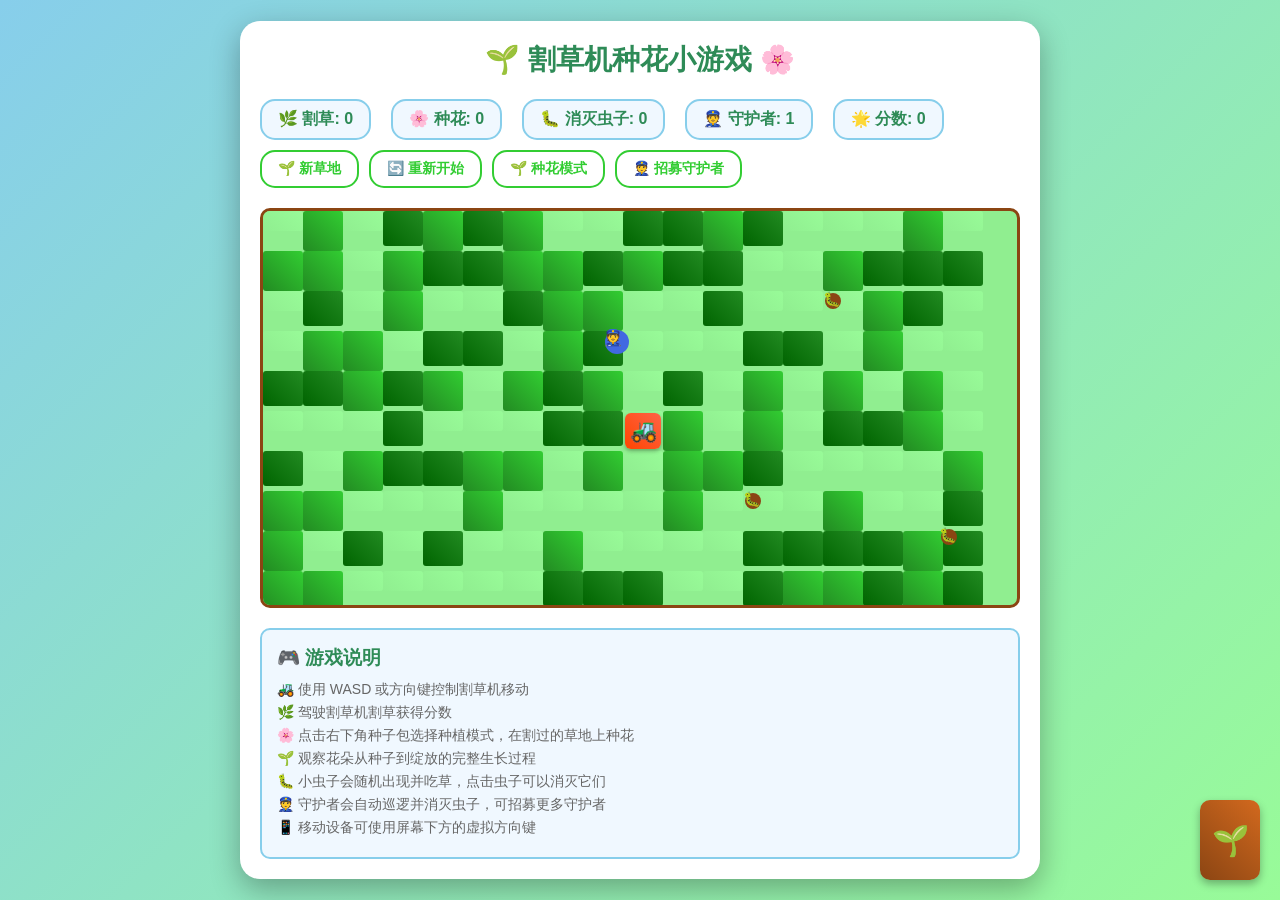
<file: lawn-mower-game.html>
<!DOCTYPE html>
<html lang="zh-CN">
<head>
    <meta charset="UTF-8">
    <meta name="viewport" content="width=device-width, initial-scale=1.0">
    <title>割草机种花小游戏</title>
    <style>
        * {
            margin: 0;
            padding: 0;
            box-sizing: border-box;
        }

        body {
            font-family: Arial, sans-serif;
            background: linear-gradient(135deg, #87CEEB 0%, #98FB98 100%);
            min-height: 100vh;
            display: flex;
            justify-content: center;
            align-items: center;
            padding: 20px;
            overflow: hidden;
        }

        .game-container {
            background: white;
            border-radius: 20px;
            box-shadow: 0 10px 30px rgba(0, 0, 0, 0.3);
            padding: 20px;
            max-width: 800px;
            width: 100%;
        }

        .game-header {
            text-align: center;
            margin-bottom: 20px;
        }

        .game-title {
            font-size: 28px;
            color: #2E8B57;
            margin-bottom: 10px;
            font-weight: bold;
        }

        .game-info {
            display: flex;
            justify-content: space-between;
            align-items: center;
            margin-bottom: 20px;
            flex-wrap: wrap;
            gap: 10px;
        }

        .score-board {
            display: flex;
            gap: 20px;
            flex-wrap: wrap;
        }

        .score-item {
            background: #f0f8ff;
            padding: 8px 16px;
            border-radius: 15px;
            border: 2px solid #87CEEB;
            font-weight: bold;
            color: #2E8B57;
        }

        .controls {
            display: flex;
            gap: 10px;
            flex-wrap: wrap;
        }

        .control-btn {
            padding: 8px 16px;
            border: 2px solid #32CD32;
            background: white;
            color: #32CD32;
            border-radius: 15px;
            cursor: pointer;
            font-size: 14px;
            transition: all 0.3s;
            font-weight: bold;
        }

        .control-btn.active {
            background: #32CD32;
            color: white;
        }

        .control-btn:hover {
            transform: scale(1.05);
        }

        .game-board {
            width: 100%;
            height: 400px;
            border: 3px solid #8B4513;
            border-radius: 10px;
            position: relative;
            overflow: hidden;
            background: #90EE90;
        }

        .grid-cell {
            position: absolute;
            width: 40px;
            height: 40px;
            transition: all 0.3s ease;
        }

        .grass {
            background: linear-gradient(45deg, #228B22, #32CD32);
            border-radius: 3px;
        }

        .grass.tall {
            background: linear-gradient(45deg, #006400, #228B22);
            height: 35px;
        }

        .grass.short {
            background: linear-gradient(45deg, #90EE90, #98FB98);
            height: 20px;
        }

        .grass.cut {
            background: linear-gradient(45deg, #F0E68C, #BDB76B);
            height: 10px;
        }

        .flower {
            position: absolute;
            width: 30px;
            height: 30px;
            border-radius: 50%;
            transition: all 0.5s ease;
            animation: flowerGrow 2s ease-in-out;
        }

        .flower.stage1 {
            background: #8B4513;
            width: 8px;
            height: 8px;
        }

        .flower.stage2 {
            background: #228B22;
            width: 15px;
            height: 15px;
            border-radius: 50% 50% 50% 50% / 60% 60% 40% 40%;
        }

        .flower.stage3 {
            background: radial-gradient(circle, #FFB6C1, #FF69B4);
            width: 25px;
            height: 25px;
            box-shadow: 0 2px 4px rgba(0,0,0,0.3);
        }

        .flower.stage4 {
            background: radial-gradient(circle, #FF69B4, #FF1493);
            width: 30px;
            height: 30px;
            box-shadow: 0 3px 6px rgba(0,0,0,0.4);
            animation: flowerBloom 3s infinite ease-in-out;
        }

        .flower.red { background: radial-gradient(circle, #FF69B4, #FF1493); }
        .flower.blue { background: radial-gradient(circle, #87CEEB, #4169E1); }
        .flower.yellow { background: radial-gradient(circle, #FFD700, #FFA500); }
        .flower.purple { background: radial-gradient(circle, #DDA0DD, #8B008B); }
        .flower.white { background: radial-gradient(circle, #FFFFFF, #F0F8FF); }

        .bug {
            position: absolute;
            width: 16px;
            height: 16px;
            background: #8B4513;
            border-radius: 50%;
            z-index: 10;
            transition: all 0.3s ease;
            cursor: pointer;
            animation: bugMove 2s infinite ease-in-out;
        }

        .bug::before {
            content: '🐛';
            position: absolute;
            top: -2px;
            left: -2px;
            font-size: 14px;
        }

        .bug.eating {
            animation: bugEat 0.5s infinite ease-in-out;
        }

        .guardian {
            position: absolute;
            width: 24px;
            height: 24px;
            background: #4169E1;
            border-radius: 50%;
            z-index: 15;
            transition: all 0.4s ease;
            animation: guardianPatrol 3s infinite linear;
        }

        .guardian::before {
            content: '👮';
            position: absolute;
            top: -2px;
            left: -2px;
            font-size: 16px;
        }

        .guardian.chasing {
            animation: guardianChase 0.6s infinite ease-in-out;
        }

        @keyframes bugGrow {
            from { transform: scale(0); }
            to { transform: scale(1); }
        }

        @keyframes bugMove {
            0%, 100% { transform: translateY(0px); }
            50% { transform: translateY(-3px); }
        }

        @keyframes bugEat {
            0%, 100% { transform: scale(1); }
            50% { transform: scale(1.2); }
        }

        @keyframes guardianPatrol {
            0% { transform: translateX(0px); }
            25% { transform: translateY(-10px); }
            50% { transform: translateX(10px); }
            75% { transform: translateY(10px); }
            100% { transform: translateX(0px); }
        }

        @keyframes guardianChase {
            0%, 100% { transform: scale(1); }
            50% { transform: scale(1.1); }
        }

        .bug-smash {
            position: absolute;
            width: 20px;
            height: 20px;
            background: radial-gradient(circle, #FF6347, #DC143C);
            border-radius: 50%;
            z-index: 20;
            pointer-events: none;
            animation: smashEffect 0.3s ease-out forwards;
        }

        .bug-smash::before {
            content: '💥';
            position: absolute;
            top: -1px;
            left: -1px;
            font-size: 16px;
        }

        @keyframes smashEffect {
            0% { transform: scale(0); opacity: 1; }
            100% { transform: scale(2); opacity: 0; }
        }

        @keyframes flowerGrow {
            0% { transform: scale(0) rotate(0deg); }
            50% { transform: scale(0.5) rotate(180deg); }
            100% { transform: scale(1) rotate(360deg); }
        }

        @keyframes flowerBloom {
            0%, 100% { transform: scale(1) rotate(0deg); }
            50% { transform: scale(1.1) rotate(5deg); }
        }

        @keyframes fadeOut {
            0% { opacity: 1; transform: scale(1); }
            100% { opacity: 0; transform: scale(1.5); }
        }

        .mower {
            position: absolute;
            width: 36px;
            height: 36px;
            background: linear-gradient(45deg, #FF4500, #FF6347);
            border-radius: 6px;
            transition: all 0.2s ease;
            z-index: 10;
            display: flex;
            align-items: center;
            justify-content: center;
            box-shadow: 0 2px 4px rgba(0,0,0,0.3);
        }

        .mower::before {
            content: '🚜';
            font-size: 22px;
        }

        .mower.mowing {
            animation: mowing 0.5s infinite ease-in-out;
        }

        @keyframes mowing {
            0%, 100% { transform: scale(1) rotate(0deg); }
            25% { transform: scale(1.05) rotate(2deg); }
            75% { transform: scale(1.05) rotate(-2deg); }
        }

        .instructions {
            margin-top: 20px;
            padding: 15px;
            background: #f0f8ff;
            border-radius: 10px;
            border: 2px solid #87CEEB;
        }

        .instructions h3 {
            color: #2E8B57;
            margin-bottom: 10px;
        }

        .instructions p {
            color: #666;
            margin-bottom: 5px;
            font-size: 14px;
        }

        .seed-packet {
            position: fixed;
            bottom: 20px;
            right: 20px;
            width: 60px;
            height: 80px;
            background: linear-gradient(45deg, #8B4513, #D2691E);
            border-radius: 10px;
            display: flex;
            align-items: center;
            justify-content: center;
            color: white;
            font-size: 30px;
            cursor: pointer;
            transition: all 0.3s ease;
            box-shadow: 0 4px 8px rgba(0,0,0,0.3);
            z-index: 100;
        }

        .seed-packet:hover {
            transform: scale(1.1);
        }

        .seed-packet.selected {
            animation: seedSelected 0.5s infinite ease-in-out;
        }

        @keyframes seedSelected {
            0%, 100% { transform: scale(1.1); }
            50% { transform: scale(1.2); }
        }

        .mobile-controls {
            display: none;
            position: fixed;
            bottom: 20px;
            left: 50%;
            transform: translateX(-50%);
            background: rgba(255,255,255,0.9);
            padding: 10px;
            border-radius: 15px;
            box-shadow: 0 4px 8px rgba(0,0,0,0.3);
        }

        .control-pad {
            display: grid;
            grid-template-columns: repeat(3, 50px);
            grid-template-rows: repeat(3, 50px);
            gap: 5px;
        }

        .control-btn-pad {
            background: #87CEEB;
            border: none;
            border-radius: 10px;
            cursor: pointer;
            font-size: 20px;
            transition: all 0.2s ease;
            -webkit-touch-callout: none;
            -webkit-user-select: none;
            -khtml-user-select: none;
            -moz-user-select: none;
            -ms-user-select: none;
            user-select: none;
        }

        .control-btn-pad:hover {
            background: #4682B4;
            transform: scale(1.1);
        }

        .control-btn-pad:active {
            transform: scale(0.95);
        }

        @media (max-width: 768px) {
            .game-container {
                padding: 8px;
                margin: 5px;
                height: auto;
                min-height: 100vh;
                overflow-y: auto;
            }

            .game-title {
                font-size: 18px;
                margin-bottom: 8px;
            }

            .game-info {
                flex-direction: column;
                gap: 6px;
                margin-bottom: 8px;
            }

            .score-board {
                justify-content: space-between;
                gap: 4px;
                flex-wrap: wrap;
            }

            .score-item {
                padding: 4px 6px;
                font-size: 10px;
                min-width: auto;
                flex: 0 1 auto;
            }

            .score-item span {
                font-size: 9px;
            }

            .controls {
                justify-content: center;
                gap: 6px;
                margin-bottom: 8px;
            }

            .control-btn {
                padding: 6px 8px;
                font-size: 10px;
                min-width: auto;
            }

            .mobile-controls {
                display: block;
                bottom: 10px;
            }

            .seed-packet {
                bottom: 80px;
                right: 10px;
                width: 40px;
                height: 50px;
                font-size: 20px;
            }

            .game-board {
                height: 350px;
                max-width: 100%;
                margin: 0 auto;
            }

            .instructions {
                display: block; /* 恢复游戏说明显示 */
                padding: 10px;
                margin-top: 10px;
            }

            .instructions h3 {
                font-size: 14px;
            }

            .instructions p {
                font-size: 11px;
                line-height: 1.3;
            }

            /* 移动端割草机尺寸优化 */
            .mower {
                width: 28px;
                height: 28px;
                border-radius: 4px;
            }

            .mower::before {
                font-size: 18px;
            }

            /* 移动端控制面板优化 */
            .control-pad {
                grid-template-columns: repeat(3, 35px);
                grid-template-rows: repeat(3, 35px);
                gap: 2px;
            }

            .control-btn-pad {
                font-size: 14px;
                border-radius: 6px;
            }

            /* 移动端虫子和守护者尺寸优化 */
            .bug {
                width: 10px;
                height: 10px;
            }

            .bug::before {
                font-size: 8px;
                top: -1px;
                left: -1px;
            }

            .guardian {
                width: 16px;
                height: 16px;
            }

            .guardian::before {
                font-size: 10px;
                top: -1px;
                left: -1px;
            }
        }

        /* 更小屏幕的优化 */
        @media (max-width: 480px) {
            .game-container {
                padding: 6px;
                margin: 3px;
            }

            .game-title {
                font-size: 16px;
                margin-bottom: 6px;
            }

            .game-info {
                gap: 4px;
                margin-bottom: 6px;
            }

            .score-item {
                padding: 3px 5px;
                font-size: 9px;
            }

            .score-item span {
                font-size: 8px;
            }

            .control-btn {
                padding: 5px 7px;
                font-size: 9px;
            }

            .controls {
                gap: 5px;
                margin-bottom: 6px;
            }

            .game-board {
                height: 300px;
                margin: 0 auto;
            }

            .mobile-controls {
                bottom: 8px;
            }

            .control-pad {
                grid-template-columns: repeat(3, 32px);
                grid-template-rows: repeat(3, 32px);
                gap: 2px;
            }

            .control-btn-pad {
                font-size: 12px;
                border-radius: 4px;
            }

            .seed-packet {
                bottom: 70px;
                width: 35px;
                height: 45px;
                font-size: 18px;
            }

            .instructions {
                padding: 8px;
                margin-top: 8px;
            }

            .instructions h3 {
                font-size: 12px;
            }

            .instructions p {
                font-size: 10px;
                line-height: 1.2;
            }

            /* 更小屏幕割草机尺寸 */
            .mower {
                width: 24px;
                height: 24px;
            }

            .mower::before {
                font-size: 16px;
            }

            .bug {
                width: 8px;
                height: 8px;
            }

            .bug::before {
                font-size: 7px;
            }

            .guardian {
                width: 14px;
                height: 14px;
            }

            .guardian::before {
                font-size: 9px;
            }
        }
    </style>
</head>
<body>
    <div class="game-container">
        <div class="game-header">
            <h1 class="game-title">🌱 割草机种花小游戏 🌸</h1>
        </div>

        <div class="game-info">
            <div class="score-board">
                <div class="score-item">
                    <span>🌿 割草: </span>
                    <span id="grassCut">0</span>
                </div>
                <div class="score-item">
                    <span>🌸 种花: </span>
                    <span id="flowersPlanted">0</span>
                </div>
                <div class="score-item">
                    <span>🐛 消灭虫子: </span>
                    <span id="bugsKilled">0</span>
                </div>
                <div class="score-item">
                    <span>👮 守护者: </span>
                    <span id="guardiansActive">1</span>
                </div>
                <div class="score-item">
                    <span>🌟 分数: </span>
                    <span id="score">0</span>
                </div>
            </div>
            <div class="controls">
                <button class="control-btn" onclick="generateNewField()">🌱 新草地</button>
                <button class="control-btn" onclick="resetGame()">🔄 重新开始</button>
                <button class="control-btn" onclick="togglePlantMode()" id="plantBtn">🌱 种花模式</button>
                <button class="control-btn" onclick="addGuardian()">👮 招募守护者</button>
            </div>
        </div>

        <div class="game-board" id="gameBoard"></div>

        <div class="instructions">
            <h3>🎮 游戏说明</h3>
            <p>🚜 使用 WASD 或方向键控制割草机移动</p>
            <p>🌿 驾驶割草机割草获得分数</p>
            <p>🌸 点击右下角种子包选择种植模式，在割过的草地上种花</p>
            <p>🌱 观察花朵从种子到绽放的完整生长过程</p>
            <p>🐛 小虫子会随机出现并吃草，点击虫子可以消灭它们</p>
            <p>👮 守护者会自动巡逻并消灭虫子，可招募更多守护者</p>
            <p>📱 移动设备可使用屏幕下方的虚拟方向键</p>
        </div>
    </div>

    <div class="seed-packet" id="seedPacket" onclick="togglePlantMode()">
        🌱
    </div>

    <div class="mobile-controls">
        <div class="control-pad">
            <div></div>
            <button class="control-btn-pad" onclick="moveMower(0, -1)">↑</button>
            <div></div>
            <button class="control-btn-pad" onclick="moveMower(-1, 0)">←</button>
            <div></div>
            <button class="control-btn-pad" onclick="moveMower(1, 0)">→</button>
            <div></div>
            <button class="control-btn-pad" onclick="moveMower(0, 1)">↓</button>
            <div></div>
        </div>
    </div>

    <script>
        class LawnMowerGame {
            constructor() {
                // 检测是否为移动设备
                this.isMobile = window.innerWidth <= 768;

                // 根据设备类型设置游戏参数
                if (this.isMobile) {
                    if (window.innerWidth <= 480) {
                        // 小屏幕手机
                        this.boardWidth = 15;
                        this.boardHeight = 10;
                        this.cellSize = 25;
                    } else {
                        // 大屏幕手机
                        this.boardWidth = 16;
                        this.boardHeight = 11;
                        this.cellSize = 28;
                    }
                } else {
                    this.boardWidth = 18;
                    this.boardHeight = 10;
                    this.cellSize = 40;
                }

                this.board = [];
                this.mower = { x: 0, y: 0 };
                this.plantMode = false;
                this.selectedFlowerType = 'red';
                this.score = 0;
                this.grassCut = 0;
                this.flowersPlanted = 0;
                this.flowerTypes = ['red', 'blue', 'yellow', 'purple', 'white'];
                this.currentFlowerIndex = 0;

                // 虫子系统
                this.bugs = [];
                this.bugsKilled = 0;
                this.maxBugs = 8;
                this.bugSpawnRate = 0.05; // 提高生成率便于测试

                // 守护者系统
                this.guardians = [];
                this.guardianSpeed = 1;
                this.guardianDetectionRange = 100;

                this.initGame();
                this.bindEvents();
                this.startGameLoop();
                this.spawnInitialGuardian();
            }

            initGame() {
                console.log('初始化游戏');
                this.generateField();
                this.updateScore();
                console.log('游戏初始化完成');
            }

            generateField() {
                this.board = [];
                const boardElement = document.getElementById('gameBoard');
                boardElement.innerHTML = '';

                // 生成随机草地
                for (let y = 0; y < this.boardHeight; y++) {
                    this.board[y] = [];
                    for (let x = 0; x < this.boardWidth; x++) {
                        const grassHeight = Math.random();
                        let grassType = 'short';

                        if (grassHeight > 0.7) grassType = 'tall';
                        else if (grassHeight > 0.4) grassType = 'grass';

                        this.board[y][x] = {
                            type: 'grass',
                            height: grassType,
                            hasFlower: false,
                            flower: null
                        };

                        const cell = document.createElement('div');
                        cell.className = `grid-cell grass ${grassType}`;
                        cell.style.left = `${x * this.cellSize}px`;
                        cell.style.top = `${y * this.cellSize}px`;
                        cell.dataset.x = x;
                        cell.dataset.y = y;
                        cell.addEventListener('click', (e) => this.plantFlower(x, y));
                        boardElement.appendChild(cell);
                    }
                }

                // 创建割草机
                this.mower = { x: Math.floor(this.boardWidth / 2), y: Math.floor(this.boardHeight / 2) };
                this.createMower();
            }

            createMower() {
                const existingMower = document.querySelector('.mower');
                if (existingMower) {
                    existingMower.remove();
                }

                const mower = document.createElement('div');
                mower.className = 'mower';

                // 计算居中偏移，让割草机在格子中央
                const mowerSize = this.isMobile ?
                    (window.innerWidth <= 480 ? 24 : 28) : 36;
                const offset = (this.cellSize - mowerSize) / 2;

                mower.style.left = `${this.mower.x * this.cellSize + offset}px`;
                mower.style.top = `${this.mower.y * this.cellSize + offset}px`;
                document.getElementById('gameBoard').appendChild(mower);
            }

            updateCellDisplay(x, y) {
                const cell = this.board[y][x];
                const cellElement = document.querySelector(`[data-x="${x}"][data-y="${y}"]`);
                if (cellElement) {
                    cellElement.className = `grid-cell grass ${cell.height}`;
                }
            }

            moveMower(dx, dy) {
                const newX = this.mower.x + dx;
                const newY = this.mower.y + dy;

                if (newX >= 0 && newX < this.boardWidth && newY >= 0 && newY < this.boardHeight) {
                    this.mower.x = newX;
                    this.mower.y = newY;

                    const mower = document.querySelector('.mower');
                    const mowerSize = this.isMobile ?
                        (window.innerWidth <= 480 ? 24 : 28) : 36;
                    const offset = (this.cellSize - mowerSize) / 2;

                    mower.style.left = `${this.mower.x * this.cellSize + offset}px`;
                    mower.style.top = `${this.mower.y * this.cellSize + offset}px`;

                    this.cutGrass();
                }
            }

            cutGrass() {
                const x = this.mower.x;
                const y = this.mower.y;
                const cell = this.board[y][x];

                if (cell.type === 'grass' && cell.height !== 'cut') {
                    cell.height = 'cut';
                    this.grassCut++;
                    this.score += 10;

                    const mower = document.querySelector('.mower');
                    mower.classList.add('mowing');
                    setTimeout(() => mower.classList.remove('mowing'), 500);

                    this.updateCell(x, y);
                    this.updateScore();
                }
            }

            plantFlower(x, y) {
                console.log('尝试种花:', x, y, '种花模式:', this.plantMode);
                if (!this.plantMode) return;

                const cell = this.board[y][x];
                console.log('格子状态:', cell);

                // 确保只有割过的草地才能种花
                if (cell.type === 'grass' && cell.height === 'cut' && !cell.hasFlower) {
                    console.log('开始种植花朵');
                    this.growFlower(x, y);
                    this.plantMode = false;
                    this.updateSeedPacket();
                } else {
                    console.log('不能在这里种花，需要割过的草地');
                    // 可以添加提示效果
                    this.showPlantHint(x, y);
                }
            }

            growFlower(x, y) {
                const cell = this.board[y][x];
                cell.hasFlower = true;
                cell.flower = {
                    type: this.flowerTypes[this.currentFlowerIndex],
                    stage: 0,
                    growthTimer: null
                };

                this.flowersPlanted++;
                this.score += 50;
                this.updateScore();

                console.log('种植花朵:', cell.flower);
                this.animateFlowerGrowth(x, y);
            }

            showPlantHint(x, y) {
                // 显示种植提示效果
                const hint = document.createElement('div');
                hint.style.position = 'absolute';
                hint.style.left = `${x * this.cellSize}px`;
                hint.style.top = `${y * this.cellSize}px`;
                hint.style.color = 'red';
                hint.style.fontSize = '12px';
                hint.style.zIndex = '100';
                hint.textContent = '❌';
                hint.style.animation = 'fadeOut 1s ease-out forwards';

                document.getElementById('gameBoard').appendChild(hint);

                setTimeout(() => hint.remove(), 1000);
            }

            animateFlowerGrowth(x, y) {
                const cell = this.board[y][x];
                const flower = document.createElement('div');
                flower.className = `flower stage1 ${this.flowerTypes[this.currentFlowerIndex]}`;
                flower.style.left = `${x * this.cellSize + 5}px`;
                flower.style.top = `${y * this.cellSize + 5}px`;
                flower.dataset.x = x;
                flower.dataset.y = y;
                document.getElementById('gameBoard').appendChild(flower);

                console.log('创建花朵元素:', flower);

                // 花朵生长动画
                let stage = 1;
                const growthInterval = setInterval(() => {
                    stage++;
                    if (stage > 4) {
                        clearInterval(growthInterval);
                        return;
                    }

                    cell.flower.stage = stage;
                    flower.className = `flower stage${stage} ${this.flowerTypes[this.currentFlowerIndex]}`;
                    console.log('花朵生长到阶段:', stage);
                }, 1500);

                cell.flower.growthTimer = growthInterval;
            }

            updateCell(x, y) {
                const cellElement = document.querySelector(`[data-x="${x}"][data-y="${y}"]`);
                const cell = this.board[y][x];

                cellElement.className = `grid-cell grass ${cell.height}`;
            }

            updateScore() {
                document.getElementById('grassCut').textContent = this.grassCut;
                document.getElementById('flowersPlanted').textContent = this.flowersPlanted;
                document.getElementById('score').textContent = this.score;
            }

            togglePlantMode() {
                this.plantMode = !this.plantMode;
                this.currentFlowerIndex = (this.currentFlowerIndex + 1) % this.flowerTypes.length;
                this.updateSeedPacket();
            }

            updateSeedPacket() {
                const seedPacket = document.getElementById('seedPacket');
                if (this.plantMode) {
                    seedPacket.classList.add('selected');
                    seedPacket.textContent = this.getFlowerEmoji(this.flowerTypes[this.currentFlowerIndex]);
                } else {
                    seedPacket.classList.remove('selected');
                    seedPacket.textContent = '🌱';
                }
            }

            getFlowerEmoji(type) {
                const emojis = {
                    red: '🌸',
                    blue: '🌼',
                    yellow: '🌻',
                    purple: '🌷',
                    white: '🌺'
                };
                return emojis[type] || '🌸';
            }

            bindEvents() {
                console.log('绑定键盘事件');
                document.addEventListener('keydown', (e) => {
                    console.log('按键:', e.key);
                    switch(e.key.toLowerCase()) {
                        case 'w':
                        case 'arrowup':
                            e.preventDefault();
                            console.log('向上移动');
                            this.moveMower(0, -1);
                            break;
                        case 's':
                        case 'arrowdown':
                            e.preventDefault();
                            console.log('向下移动');
                            this.moveMower(0, 1);
                            break;
                        case 'a':
                        case 'arrowleft':
                            e.preventDefault();
                            console.log('向左移动');
                            this.moveMower(-1, 0);
                            break;
                        case 'd':
                        case 'arrowright':
                            e.preventDefault();
                            console.log('向右移动');
                            this.moveMower(1, 0);
                            break;
                        case ' ':
                            e.preventDefault();
                            this.togglePlantMode();
                            break;
                    }
                });

                // 触摸事件支持
                let touchStartX = 0;
                let touchStartY = 0;
                let touchStartTime = 0;

                document.getElementById('gameBoard').addEventListener('touchstart', (e) => {
                    e.preventDefault();
                    touchStartX = e.touches[0].clientX;
                    touchStartY = e.touches[0].clientY;
                    touchStartTime = Date.now();
                });

                document.getElementById('gameBoard').addEventListener('touchmove', (e) => {
                    e.preventDefault();
                });

                document.getElementById('gameBoard').addEventListener('touchend', (e) => {
                    e.preventDefault();
                    const touchEndX = e.changedTouches[0].clientX;
                    const touchEndY = e.changedTouches[0].clientY;
                    const touchDuration = Date.now() - touchStartTime;

                    const deltaX = touchEndX - touchStartX;
                    const deltaY = touchEndY - touchStartY;

                    // 降低滑动阈值，使控制更灵敏
                    const minSwipeDistance = this.isMobile ? 20 : 30;

                    if (Math.abs(deltaX) > Math.abs(deltaY)) {
                        if (deltaX > minSwipeDistance) this.moveMower(1, 0);
                        else if (deltaX < -minSwipeDistance) this.moveMower(-1, 0);
                    } else {
                        if (deltaY > minSwipeDistance) this.moveMower(0, 1);
                        else if (deltaY < -minSwipeDistance) this.moveMower(0, -1);
                    }
                });

                // 添加方向按钮触摸事件
                if (this.isMobile) {
                    this.setupMobileControls();
                }
            }

            setupMobileControls() {
                // 为移动端控制按钮添加触摸支持
                const controlButtons = document.querySelectorAll('.control-btn-pad');
                controlButtons.forEach(button => {
                    // 防止触摸时触发默认行为
                    button.addEventListener('touchstart', (e) => {
                        e.preventDefault();
                        button.style.background = '#4682B4';
                    });

                    button.addEventListener('touchend', (e) => {
                        e.preventDefault();
                        button.style.background = '#87CEEB';

                        // 触发按钮的点击事件
                        const clickEvent = new Event('click', {
                            bubbles: true,
                            cancelable: true
                        });
                        button.dispatchEvent(clickEvent);
                    });

                    // 确保点击事件能正常工作
                    button.addEventListener('click', (e) => {
                        e.preventDefault();
                    });
                });
            }

            reset() {
                this.score = 0;
                this.grassCut = 0;
                this.flowersPlanted = 0;
                this.bugsKilled = 0;
                this.plantMode = false;
                this.currentFlowerIndex = 0;

                // 清除所有虫子和守护者
                this.clearAllBugs();
                this.clearAllGuardians();

                this.updateSeedPacket();
                this.generateField();
                this.updateScore();
                this.spawnInitialGuardian();
            }

            // 虫子系统方法
            spawnBug() {
                if (this.bugs.length >= this.maxBugs) return;

                const x = Math.floor(Math.random() * this.boardWidth);
                const y = Math.floor(Math.random() * this.boardHeight);

                const bug = {
                    id: Date.now() + Math.random(),
                    x: x,
                    y: y,
                    targetX: x,
                    targetY: y,
                    eating: false,
                    eatTimer: 0,
                    speed: 0.02 + Math.random() * 0.03
                };

                this.bugs.push(bug);
                this.createBugElement(bug);
            }

            createBugElement(bug) {
                const bugElement = document.createElement('div');
                bugElement.className = 'bug';
                bugElement.id = `bug-${bug.id}`;
                bugElement.style.left = `${bug.x * this.cellSize + 2}px`;
                bugElement.style.top = `${bug.y * this.cellSize + 2}px`;

                bugElement.addEventListener('click', () => this.smashBug(bug.id));

                document.getElementById('gameBoard').appendChild(bugElement);
            }

            smashBug(bugId) {
                const bugIndex = this.bugs.findIndex(bug => bug.id === bugId);
                if (bugIndex === -1) return;

                const bug = this.bugs[bugIndex];
                this.createSmashEffect(bug.x * this.cellSize, bug.y * this.cellSize);

                // 移除虫子元素
                const bugElement = document.getElementById(`bug-${bugId}`);
                if (bugElement) bugElement.remove();

                // 移除虫子
                this.bugs.splice(bugIndex, 1);
                this.bugsKilled++;
                this.score += 10;
                this.updateScore();
            }

            createSmashEffect(x, y) {
                const effect = document.createElement('div');
                effect.className = 'bug-smash';
                effect.style.left = `${x}px`;
                effect.style.top = `${y}px`;
                document.getElementById('gameBoard').appendChild(effect);

                setTimeout(() => effect.remove(), 300);
            }

            updateBugs() {
                // 随机生成新虫子
                if (Math.random() < this.bugSpawnRate && this.bugs.length < this.maxBugs) {
                    this.spawnBug();
                }

                this.bugs.forEach(bug => {
                    // 虫子AI行为
                    this.updateBugBehavior(bug);
                    this.updateBugPosition(bug);
                });
            }

            updateBugBehavior(bug) {
                // 检查是否有守护者 nearby
                const nearbyGuardian = this.guardians.find(guardian => {
                    const distance = Math.sqrt(
                        Math.pow(guardian.x - bug.x, 2) + Math.pow(guardian.y - bug.y, 2)
                    );
                    return distance < this.guardianDetectionRange / this.cellSize;
                });

                if (nearbyGuardian) {
                    // 逃离守护者
                    const dx = bug.x - nearbyGuardian.x;
                    const dy = bug.y - nearbyGuardian.y;
                    const distance = Math.sqrt(dx * dx + dy * dy);

                    if (distance > 0) {
                        bug.targetX = bug.x + (dx / distance) * 3;
                        bug.targetY = bug.y + (dy / distance) * 3;
                    }
                    bug.eating = false;
                } else {
                    // 寻找食物（花朵或草地）
                    if (!bug.eating && Math.random() < 0.15) {
                        const foodCell = this.findNearbyFood(bug.x, bug.y);
                        if (foodCell) {
                            bug.targetX = foodCell.x;
                            bug.targetY = foodCell.y;
                            bug.eating = true;
                            bug.targetType = foodCell.type; // 记录目标类型
                        }
                    }
                }

                // 确保目标位置在边界内
                bug.targetX = Math.max(0, Math.min(this.boardWidth - 1, bug.targetX));
                bug.targetY = Math.max(0, Math.min(this.boardHeight - 1, bug.targetY));
            }

            findNearbyFood(x, y) {
                const searchRadius = 3;
                for (let dy = -searchRadius; dy <= searchRadius; dy++) {
                    for (let dx = -searchRadius; dx <= searchRadius; dx++) {
                        const newX = Math.floor(x + dx);
                        const newY = Math.floor(y + dy);

                        if (newX >= 0 && newX < this.boardWidth &&
                            newY >= 0 && newY < this.boardHeight) {
                            const cell = this.board[newY][newX];

                            // 优先寻找成熟的花朵
                            if (cell.hasFlower && cell.flower && cell.flower.stage === 4) {
                                return { x: newX, y: newY, type: 'flower' };
                            }
                            // 其次寻找草地
                            if (cell.type === 'grass' && cell.height !== 'cut') {
                                return { x: newX, y: newY, type: 'grass' };
                            }
                        }
                    }
                }
                return null;
            }

            updateBugPosition(bug) {
                const dx = bug.targetX - bug.x;
                const dy = bug.targetY - bug.y;
                const distance = Math.sqrt(dx * dx + dy * dy);

                if (distance > 0.1) {
                    bug.x += (dx / distance) * bug.speed;
                    bug.y += (dy / distance) * bug.speed;
                } else {
                    bug.x = bug.targetX;
                    bug.y = bug.targetY;

                    // 吃食行为
                    if (bug.eating) {
                        if (bug.targetType === 'flower') {
                            this.bugEatFlower(bug);
                        } else {
                            this.bugEatGrass(bug);
                        }
                    } else {
                        // 随机移动
                        if (Math.random() < 0.05) {
                            bug.targetX = Math.random() * this.boardWidth;
                            bug.targetY = Math.random() * this.boardHeight;
                        }
                    }
                }

                // 更新虫子元素位置和状态
                const bugElement = document.getElementById(`bug-${bug.id}`);
                if (bugElement) {
                    bugElement.style.left = `${bug.x * this.cellSize + 2}px`;
                    bugElement.style.top = `${bug.y * this.cellSize + 2}px`;

                    if (bug.eating) {
                        bugElement.classList.add('eating');
                    } else {
                        bugElement.classList.remove('eating');
                    }
                }
            }

            bugEatGrass(bug) {
                const gridX = Math.floor(bug.x);
                const gridY = Math.floor(bug.y);

                if (gridX >= 0 && gridX < this.boardWidth &&
                    gridY >= 0 && gridY < this.boardHeight) {
                    const cell = this.board[gridY][gridX];
                    if (cell.type === 'grass' && cell.height !== 'cut') {
                        // 降低草地高度
                        if (cell.height === 'tall') {
                            cell.height = 'grass';
                        } else if (cell.height === 'grass') {
                            cell.height = 'short';
                        } else if (cell.height === 'short') {
                            cell.height = 'cut';
                        }

                        this.updateCellDisplay(gridX, gridY);

                        // 吃完后寻找新目标
                        if (cell.height === 'cut') {
                            bug.eating = false;
                        }
                    }
                }
            }

            bugEatFlower(bug) {
                const gridX = Math.floor(bug.x);
                const gridY = Math.floor(bug.y);

                if (gridX >= 0 && gridX < this.boardWidth &&
                    gridY >= 0 && gridY < this.boardHeight) {
                    const cell = this.board[gridY][gridX];
                    if (cell.hasFlower && cell.flower) {
                        // 降低花朵生长阶段
                        if (cell.flower.stage > 1) {
                            cell.flower.stage--;
                            this.updateFlowerDisplay(gridX, gridY);
                        } else {
                            // 花朵被完全吃掉
                            this.destroyFlower(gridX, gridY);
                            bug.eating = false;
                        }
                    }
                }
            }

            updateFlowerDisplay(x, y) {
                const cell = this.board[y][x];
                const flowerElement = document.querySelector(`[data-x="${x}"][data-y="${y}"].flower`);
                if (flowerElement && cell.flower) {
                    flowerElement.className = `flower stage${cell.flower.stage} ${cell.flower.type}`;
                }
            }

            destroyFlower(x, y) {
                const cell = this.board[y][x];
                cell.hasFlower = false;
                cell.flower = null;

                const flowerElement = document.querySelector(`[data-x="${x}"][data-y="${y}"].flower`);
                if (flowerElement) {
                    flowerElement.remove();
                }

                this.flowersPlanted--;
                this.updateScore();
            }

            clearAllBugs() {
                this.bugs.forEach(bug => {
                    const bugElement = document.getElementById(`bug-${bug.id}`);
                    if (bugElement) bugElement.remove();
                });
                this.bugs = [];
            }

            // 守护者系统方法
            spawnInitialGuardian() {
                this.guardians = [];
                const guardian = {
                    id: Date.now(),
                    x: this.boardWidth / 2,
                    y: this.boardHeight / 2,
                    targetX: this.boardWidth / 2,
                    targetY: this.boardHeight / 2,
                    chasing: null
                };
                this.guardians.push(guardian);
                this.createGuardianElement(guardian);
                this.updateGuardianDisplay();

                // 立即生成一些虫子用于测试
                console.log('生成测试虫子');
                for (let i = 0; i < 3; i++) {
                    setTimeout(() => this.spawnBug(), i * 500);
                }
            }

            addGuardian() {
                if (this.score >= 50 && this.guardians.length < 3) {
                    this.score -= 50;

                    const guardian = {
                        id: Date.now(),
                        x: Math.random() * this.boardWidth,
                        y: Math.random() * this.boardHeight,
                        targetX: Math.random() * this.boardWidth,
                        targetY: Math.random() * this.boardHeight,
                        chasing: null
                    };

                    this.guardians.push(guardian);
                    this.createGuardianElement(guardian);
                    this.updateScore();
                    this.updateGuardianDisplay();
                }
            }

            createGuardianElement(guardian) {
                const guardianElement = document.createElement('div');
                guardianElement.className = 'guardian';
                guardianElement.id = `guardian-${guardian.id}`;
                guardianElement.style.left = `${guardian.x * this.cellSize}px`;
                guardianElement.style.top = `${guardian.y * this.cellSize}px`;

                document.getElementById('gameBoard').appendChild(guardianElement);
            }

            updateGuardians() {
                this.guardians.forEach(guardian => {
                    this.updateGuardianAI(guardian);
                    this.updateGuardianPosition(guardian);
                });
            }

            updateGuardianAI(guardian) {
                // 寻找最近的虫子
                let nearestBug = null;
                let nearestDistance = Infinity;

                this.bugs.forEach(bug => {
                    const distance = Math.sqrt(
                        Math.pow(guardian.x - bug.x, 2) + Math.pow(guardian.y - bug.y, 2)
                    );
                    if (distance < nearestDistance) {
                        nearestDistance = distance;
                        nearestBug = bug;
                    }
                });

                if (nearestBug && nearestDistance < this.guardianDetectionRange / this.cellSize) {
                    // 追逐虫子
                    guardian.targetX = nearestBug.x;
                    guardian.targetY = nearestBug.y;
                    guardian.chasing = nearestBug;

                    // 如果足够接近，消灭虫子
                    if (nearestDistance < 0.8) {
                        this.guardianKillBug(guardian, nearestBug);
                    }
                } else {
                    // 巡逻模式
                    guardian.chasing = null;
                    if (Math.random() < 0.02) {
                        guardian.targetX = Math.random() * this.boardWidth;
                        guardian.targetY = Math.random() * this.boardHeight;
                    }
                }
            }

            updateGuardianPosition(guardian) {
                const dx = guardian.targetX - guardian.x;
                const dy = guardian.targetY - guardian.y;
                const distance = Math.sqrt(dx * dx + dy * dy);

                if (distance > 0.1) {
                    const speed = guardian.chasing ? this.guardianSpeed * 1.5 : this.guardianSpeed;
                    guardian.x += (dx / distance) * speed;
                    guardian.y += (dy / distance) * speed;
                } else {
                    guardian.x = guardian.targetX;
                    guardian.y = guardian.targetY;
                }

                // 更新守护者元素位置和状态
                const guardianElement = document.getElementById(`guardian-${guardian.id}`);
                if (guardianElement) {
                    guardianElement.style.left = `${guardian.x * this.cellSize}px`;
                    guardianElement.style.top = `${guardian.y * this.cellSize}px`;

                    if (guardian.chasing) {
                        guardianElement.classList.add('chasing');
                    } else {
                        guardianElement.classList.remove('chasing');
                    }
                }
            }

            guardianKillBug(guardian, bug) {
                const bugIndex = this.bugs.findIndex(b => b.id === bug.id);
                if (bugIndex !== -1) {
                    this.createSmashEffect(bug.x * this.cellSize, bug.y * this.cellSize);

                    // 移除虫子
                    const bugElement = document.getElementById(`bug-${bug.id}`);
                    if (bugElement) bugElement.remove();
                    this.bugs.splice(bugIndex, 1);

                    this.bugsKilled++;
                    this.score += 5;
                    guardian.chasing = null;

                    this.updateScore();
                }
            }

            clearAllGuardians() {
                this.guardians.forEach(guardian => {
                    const guardianElement = document.getElementById(`guardian-${guardian.id}`);
                    if (guardianElement) guardianElement.remove();
                });
                this.guardians = [];
            }

            updateGuardianDisplay() {
                document.getElementById('guardiansActive').textContent = this.guardians.length;
            }

            // 游戏循环
            startGameLoop() {
                console.log('游戏循环已启动');
                setInterval(() => {
                    this.updateBugs();
                    this.updateGuardians();
                }, 100);
            }

            // 更新分数显示
            updateScore() {
                document.getElementById('score').textContent = this.score;
                document.getElementById('grassCut').textContent = this.grassCut;
                document.getElementById('flowersPlanted').textContent = this.flowersPlanted;
                document.getElementById('bugsKilled').textContent = this.bugsKilled;
                this.updateGuardianDisplay();
            }
        }

        // 全局游戏实例
        let game = new LawnMowerGame();

        // 全局函数
        function generateNewField() {
            game.generateField();
        }

        function resetGame() {
            game.reset();
        }

        function togglePlantMode() {
            game.togglePlantMode();
        }

        function moveMower(dx, dy) {
            console.log('移动割草机:', dx, dy); // 调试信息
            game.moveMower(dx, dy);
        }

        function addGuardian() {
            game.addGuardian();
        }

        // 注意：键盘事件处理已移至游戏类的bindEvents方法中
    </script>
</body>
</html>
</file>
<file: gold-mining-style.css>
/* 游戏容器 */
.game-container {
    max-width: 1200px;
    margin: 0 auto;
    padding: 20px;
    font-family: 'Arial', sans-serif;
    background: linear-gradient(135deg, #667eea 0%, #764ba2 100%);
    min-height: 100vh;
    border-radius: 10px;
}

/* 游戏头部 */
.game-header {
    background: rgba(255, 255, 255, 0.1);
    padding: 20px;
    border-radius: 10px;
    margin-bottom: 20px;
    display: flex;
    justify-content: space-between;
    align-items: center;
    backdrop-filter: blur(10px);
    box-shadow: 0 4px 15px rgba(0, 0, 0, 0.2);
}

.game-title {
    font-size: 2.5em;
    font-weight: bold;
    color: #FFD700;
    text-shadow: 2px 2px 4px rgba(0, 0, 0, 0.5);
}

.resource-info {
    display: flex;
    gap: 30px;
}

.gold-info, .level-info {
    display: flex;
    align-items: center;
    gap: 10px;
    font-size: 1.2em;
    color: white;
    background: rgba(0, 0, 0, 0.3);
    padding: 10px 20px;
    border-radius: 25px;
    border: 2px solid #FFD700;
}

.icon {
    font-size: 1.5em;
}

/* 游戏区域 */
.game-area {
    background: rgba(255, 255, 255, 0.1);
    border-radius: 10px;
    padding: 20px;
    margin-bottom: 20px;
    backdrop-filter: blur(10px);
    box-shadow: 0 4px 15px rgba(0, 0, 0, 0.2);
}

#gameCanvas {
    border: 3px solid #8B4513;
    border-radius: 10px;
    background: linear-gradient(to bottom, #87CEEB 0%, #98D8E8 50%, #8B4513 50%, #A0522D 100%);
    cursor: pointer;
    display: block;
    margin: 0 auto;
    box-shadow: inset 0 0 20px rgba(0, 0, 0, 0.3);
}

/* 控制面板 */
.control-panel {
    display: grid;
    grid-template-columns: 2fr 1fr;
    gap: 20px;
}

.tool-section, .achievement-section {
    background: rgba(255, 255, 255, 0.1);
    border-radius: 10px;
    padding: 20px;
    backdrop-filter: blur(10px);
    box-shadow: 0 4px 15px rgba(0, 0, 0, 0.2);
}

h3 {
    color: #FFD700;
    margin-bottom: 20px;
    text-align: center;
    font-size: 1.5em;
    text-shadow: 1px 1px 2px rgba(0, 0, 0, 0.5);
}

/* 工具列表 */
.tool-list {
    display: grid;
    grid-template-columns: repeat(auto-fit, minmax(200px, 1fr));
    gap: 15px;
}

.tool-item {
    background: rgba(0, 0, 0, 0.3);
    border: 2px solid #8B4513;
    border-radius: 10px;
    padding: 15px;
    text-align: center;
    transition: all 0.3s ease;
}

.tool-item:hover {
    background: rgba(0, 0, 0, 0.5);
    transform: translateY(-2px);
    box-shadow: 0 4px 10px rgba(255, 215, 0, 0.3);
}

.tool-icon {
    font-size: 3em;
    margin-bottom: 10px;
}

.tool-name {
    font-size: 1.2em;
    font-weight: bold;
    color: #FFD700;
    margin-bottom: 5px;
}

.tool-effect, .tool-cost {
    color: #E0E0E0;
    margin-bottom: 10px;
}

.upgrade-btn {
    background: linear-gradient(45deg, #FFD700, #FFA500);
    color: #333;
    border: none;
    padding: 10px 20px;
    border-radius: 25px;
    font-weight: bold;
    cursor: pointer;
    transition: all 0.3s ease;
}

.upgrade-btn:hover {
    background: linear-gradient(45deg, #FFA500, #FFD700);
    transform: scale(1.05);
    box-shadow: 0 4px 15px rgba(255, 215, 0, 0.5);
}

.upgrade-btn:disabled {
    background: #666;
    cursor: not-allowed;
    transform: none;
    box-shadow: none;
}

/* 成就列表 */
.achievement-list {
    display: flex;
    flex-direction: column;
    gap: 15px;
}

.achievement-item {
    background: rgba(0, 0, 0, 0.3);
    border: 2px solid #8B4513;
    border-radius: 10px;
    padding: 15px;
    text-align: center;
    transition: all 0.3s ease;
    opacity: 0.5;
}

.achievement-item.unlocked {
    opacity: 1;
    border-color: #FFD700;
    box-shadow: 0 0 20px rgba(255, 215, 0, 0.3);
}

.achievement-icon {
    font-size: 2em;
    margin-bottom: 10px;
}

.achievement-name {
    font-size: 1.1em;
    font-weight: bold;
    color: #FFD700;
    margin-bottom: 5px;
}

.achievement-desc {
    color: #E0E0E0;
    font-size: 0.9em;
}

/* 响应式设计 */
@media (max-width: 768px) {
    .game-container {
        padding: 10px;
    }

    .game-header {
        flex-direction: column;
        gap: 15px;
    }

    .game-title {
        font-size: 2em;
    }

    .resource-info {
        flex-direction: column;
        gap: 10px;
    }

    #gameCanvas {
        width: 100%;
        height: auto;
    }

    .control-panel {
        grid-template-columns: 1fr;
    }

    .tool-list {
        grid-template-columns: 1fr;
    }
}

/* 动画效果 */
@keyframes sparkle {
    0% { transform: scale(0.5) rotate(0deg); opacity: 0; }
    50% { transform: scale(1.2) rotate(180deg); opacity: 1; }
    100% { transform: scale(0.5) rotate(360deg); opacity: 0; }
}

.sparkle {
    position: absolute;
    width: 20px;
    height: 20px;
    background: radial-gradient(circle, #FFD700, transparent);
    border-radius: 50%;
    pointer-events: none;
    animation: sparkle 0.6s ease-out;
}

/* 挖矿动画 */
@keyframes mining {
    0% { transform: scale(1) rotate(0deg); }
    25% { transform: scale(1.1) rotate(-5deg); }
    50% { transform: scale(1.2) rotate(5deg); }
    75% { transform: scale(1.1) rotate(-5deg); }
    100% { transform: scale(1) rotate(0deg); }
}

.mining-animation {
    animation: mining 0.5s ease-in-out;
}
</file>
